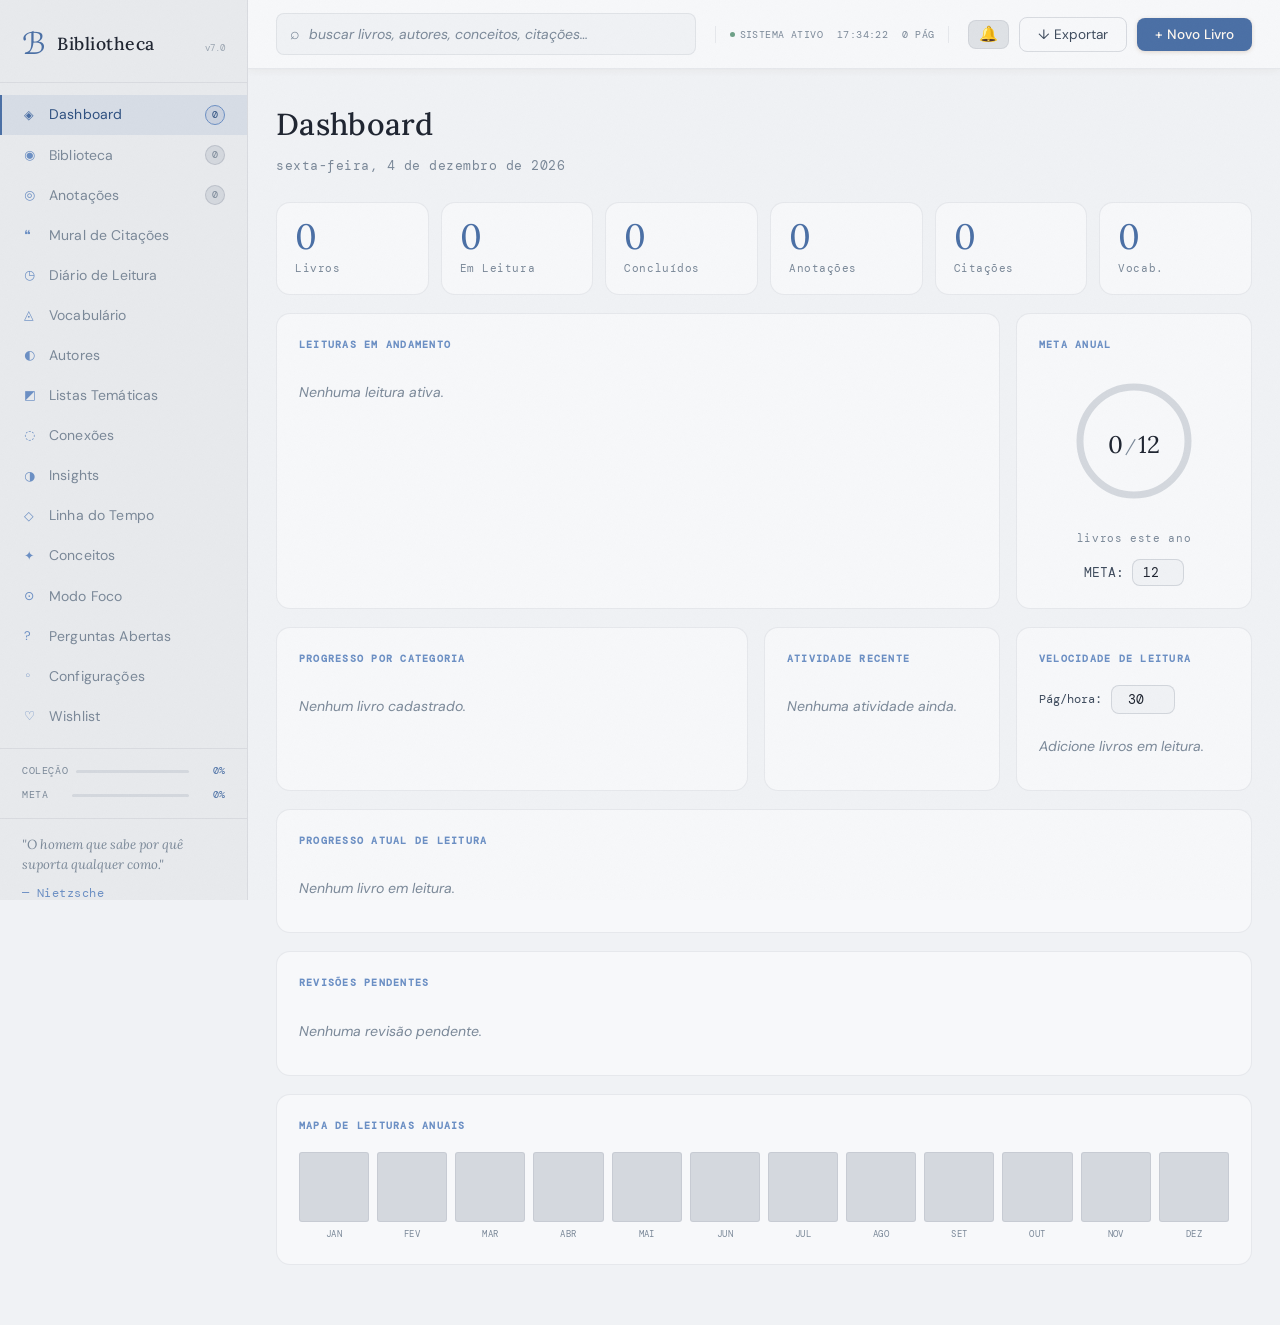
<file: frontend/index.html>
<!DOCTYPE html>
<html lang="pt-BR">
<head>
  <meta charset="UTF-8" />
  <meta name="viewport" content="width=device-width, initial-scale=1.0" />
  <title>Bibliotheca — Sistema de Leitura Filosófica</title>
  <link rel="preconnect" href="https://fonts.googleapis.com" />
  <link rel="preconnect" href="https://fonts.gstatic.com" crossorigin />
  <link href="https://fonts.googleapis.com/css2?family=Lora:ital,wght@0,400;0,500;0,600;1,400;1,500&family=DM+Sans:ital,wght@0,300;0,400;0,500;1,300;1,400&family=DM+Mono:wght@300;400;500&display=swap" rel="stylesheet" />
  <link rel="stylesheet" href="style.css" />
</head>
<body>

  <div class="sidebar" id="sidebar">
    <div class="sidebar-logo">
      <span class="logo-glyph">ℬ</span>
      <span class="logo-text">Bibliotheca</span>
      <span class="logo-version">v7.0</span>
    </div>
    <nav class="sidebar-nav">
      <a href="#" class="nav-item active" data-section="dashboard"><span class="nav-icon">◈</span><span>Dashboard</span><span class="nav-badge" id="badge-reading">0</span></a>
      <a href="#" class="nav-item" data-section="books"><span class="nav-icon">◉</span><span>Biblioteca</span><span class="nav-badge" id="badge-total">0</span></a>
      <a href="#" class="nav-item" data-section="notes"><span class="nav-icon">◎</span><span>Anotações</span><span class="nav-badge" id="badge-notes">0</span></a>
      <a href="#" class="nav-item" data-section="quotes"><span class="nav-icon">❝</span><span>Mural de Citações</span></a>
      <a href="#" class="nav-item" data-section="diary"><span class="nav-icon">◷</span><span>Diário de Leitura</span></a>
      <a href="#" class="nav-item" data-section="vocabulary"><span class="nav-icon">◬</span><span>Vocabulário</span></a>
      <a href="#" class="nav-item" data-section="authors"><span class="nav-icon">◐</span><span>Autores</span></a>
      <a href="#" class="nav-item" data-section="lists"><span class="nav-icon">◩</span><span>Listas Temáticas</span></a>
      <a href="#" class="nav-item" data-section="connections"><span class="nav-icon">◌</span><span>Conexões</span></a>
      <a href="#" class="nav-item" data-section="insights"><span class="nav-icon">◑</span><span>Insights</span></a>
      <a href="#" class="nav-item" data-section="timeline"><span class="nav-icon">◇</span><span>Linha do Tempo</span></a>
      <a href="#" class="nav-item" data-section="tags"><span class="nav-icon">✦</span><span>Conceitos</span></a>
      <a href="#" class="nav-item" data-section="focus"><span class="nav-icon">⊙</span><span>Modo Foco</span></a>
      <a href="#" class="nav-item" data-section="questions"><span class="nav-icon">?</span><span>Perguntas Abertas</span></a>
      <a href="#" class="nav-item" data-section="settings"><span class="nav-icon">◦</span><span>Configurações</span></a>
      <a href="../wishlist/index.html" class="nav-item" data-section="wishlist"><span class="nav-icon">♡</span><span>Wishlist</span></a>
    </nav>
    <div class="sidebar-status">
      <div class="status-row"><span class="status-label">Coleção</span><div class="status-bar-track"><div class="status-bar-fill" id="sidebar-col-bar" style="width:0%"></div></div><span class="status-val" id="sidebar-col-pct">0%</span></div>
      <div class="status-row"><span class="status-label">Meta</span><div class="status-bar-track"><div class="status-bar-fill" id="sidebar-goal-bar" style="width:0%"></div></div><span class="status-val" id="sidebar-goal-pct">0%</span></div>
    </div>
    <div class="sidebar-quote"><p id="daily-quote">"Conhece-te a ti mesmo."</p><span id="quote-author">— Sócrates</span></div>
  </div>

  <header class="mobile-header">
    <button class="burger" id="burger-btn"><span></span><span></span><span></span></button>
    <span class="mobile-logo">ℬ Bibliotheca</span>
    <button class="btn-primary btn-sm" id="add-book-btn-mobile">+ Livro</button>
  </header>

  <main class="main-content">
    <div class="topbar">
      <div class="topbar-search"><span class="search-icon">⌕</span><input type="text" id="global-search" placeholder="buscar livros, autores, conceitos, citações…" /></div>
      <div class="topbar-sysinfo">
        <div class="sysinfo-item"><span class="sysinfo-dot"></span><span id="sysinfo-status">SISTEMA ATIVO</span></div>
        <div class="sysinfo-item"><span id="sysinfo-time">--:--:--</span></div>
        <div class="sysinfo-item"><span id="sysinfo-pages">0 PÁG</span></div>
      </div>
      <div class="topbar-actions desktop-only">
        <div class="notif-wrapper" id="notif-wrapper">
          <button class="notif-bell" id="notif-bell" onclick="toggleNotifPanel()" title="Notificações">
            <span class="notif-bell-icon">🔔</span>
            <span class="notif-badge hidden" id="notif-badge">0</span>
          </button>
          <div class="notif-panel hidden" id="notif-panel">
            <div class="notif-panel-header">
              <span>Notificações</span>
              <button class="notif-clear" onclick="clearNotifications()">Limpar tudo</button>
            </div>
            <div id="notif-list" class="notif-list"></div>
          </div>
        </div>
        <button class="btn-ghost btn-sm" onclick="openExportModal()">↓ Exportar</button>
        <button class="btn-primary" id="add-book-btn">+ Novo Livro</button>
      </div>
    </div>

    <!-- DASHBOARD -->
    <section class="section" id="section-dashboard">
      <div class="section-header"><h1>Dashboard</h1><p class="section-subtitle" id="dashboard-date"></p></div>
      <div class="stats-row">
        <div class="stat-card"><span class="stat-value" id="stat-total">0</span><span class="stat-label">Livros</span></div>
        <div class="stat-card"><span class="stat-value" id="stat-reading">0</span><span class="stat-label">Em Leitura</span></div>
        <div class="stat-card"><span class="stat-value" id="stat-done">0</span><span class="stat-label">Concluídos</span></div>
        <div class="stat-card"><span class="stat-value" id="stat-notes">0</span><span class="stat-label">Anotações</span></div>
        <div class="stat-card"><span class="stat-value" id="stat-quotes-count">0</span><span class="stat-label">Citações</span></div>
        <div class="stat-card"><span class="stat-value" id="stat-vocab">0</span><span class="stat-label">Vocab.</span></div>
      </div>
      <div class="dashboard-grid">
        <div class="card col-2"><h3 class="card-title">Leituras em Andamento</h3><div id="current-reads-list" class="current-reads-list"><p class="empty-state">Nenhuma leitura ativa.</p></div></div>
        <div class="card"><h3 class="card-title">Meta Anual</h3>
          <div class="goal-container">
            <div class="goal-circle"><canvas id="goal-canvas" width="140" height="140"></canvas><div class="goal-center"><span id="goal-books-done">0</span><span class="goal-separator">/</span><span id="goal-target">12</span></div></div>
            <p class="goal-label">livros este ano</p>
            <div class="goal-edit"><label>META:</label><input type="number" id="goal-input" min="1" max="100" value="12" /></div>
          </div>
        </div>
      </div>
      <div class="dashboard-grid mt-md">
        <div class="card"><h3 class="card-title">Progresso por Categoria</h3><div id="category-chart" class="category-chart"></div></div>
        <div class="card"><h3 class="card-title">Atividade Recente</h3><div id="activity-feed" class="activity-feed"><p class="empty-state">Nenhuma atividade ainda.</p></div></div>
        <div class="card"><h3 class="card-title">Velocidade de Leitura</h3>
          <div class="speed-widget">
            <div class="speed-input-row"><label>Pág/hora:</label><input type="number" id="speed-input" min="1" max="500" value="30" /></div>
            <div class="speed-results" id="speed-results"><p class="empty-state">Adicione livros em leitura.</p></div>
          </div>
        </div>
      </div>
      <div class="card mt-md"><h3 class="card-title">Progresso Atual de Leitura</h3><div id="progress-bars" class="progress-bars-container"><p class="empty-state">Nenhum livro em leitura.</p></div></div>
      <div class="card mt-md"><h3 class="card-title">Revisões Pendentes</h3><div id="pending-reviews" class="pending-reviews"><p class="empty-state">Nenhuma revisão pendente. Configure intervalos nos livros.</p></div></div>
      <div class="card mt-md"><h3 class="card-title">Mapa de Leituras Anuais</h3><div class="heatmap-wrapper"><div id="heatmap-grid" class="heatmap-grid"></div></div></div>
    </section>

    <!-- BOOKS -->
    <section class="section hidden" id="section-books">
      <div class="section-header"><h1>Biblioteca</h1><p class="section-subtitle">Sua coleção filosófica e histórica</p></div>
      <div class="filters-bar">
        <button class="filter-btn active" data-filter="all">Todos</button>
        <button class="filter-btn" data-filter="lendo">Lendo</button>
        <button class="filter-btn" data-filter="concluido">Concluídos</button>
        <button class="filter-btn" data-filter="futuro">Lista de Espera</button>
        <div class="filter-sep"></div>
        <select id="category-filter" class="filter-select"><option value="all">Todas Categorias</option></select>
        <div class="filter-sep"></div>
        <select id="sort-filter" class="filter-select"><option value="recent">Mais Recentes</option><option value="title">Por Título</option><option value="author">Por Autor</option><option value="progress">Por Progresso</option></select>
      </div>
      <div id="books-grid" class="books-grid"><div class="empty-library"><span class="empty-icon">📚</span><p>Sua biblioteca está vazia.</p><button class="btn-primary" id="add-book-empty">Adicionar Primeiro Livro</button></div></div>
    </section>

    <!-- NOTES -->
    <section class="section hidden" id="section-notes">
      <div class="section-header"><h1>Anotações</h1><p class="section-subtitle">Sínteses, citações e reflexões por livro</p></div>
      <div class="filters-bar"><select id="notes-book-filter" class="filter-select wide"><option value="all">Todos os livros</option></select></div>
      <div id="notes-grid" class="notes-grid"><p class="empty-state">Nenhuma anotação. Clique em "✎ Notas" em um livro para adicionar.</p></div>
    </section>

    <!-- MURAL DE CITAÇÕES -->
    <section class="section hidden" id="section-quotes">
      <div class="section-header"><h1>Mural de Citações</h1><p class="section-subtitle">As frases que moldaram sua visão de mundo</p></div>
      <div class="quotes-toolbar">
        <select id="quotes-book-filter" class="filter-select"><option value="all">Todas as obras</option></select>
        <select id="quotes-tag-filter" class="filter-select"><option value="all">Todos os conceitos</option></select>
        <button class="btn-primary btn-sm" onclick="openQuoteModal()">+ Nova Citação</button>
      </div>
      <div id="quotes-mural" class="quotes-mural"></div>
    </section>

    <!-- DIÁRIO DE LEITURA -->
    <section class="section hidden" id="section-diary">
      <div class="section-header"><h1>Diário de Leitura</h1><p class="section-subtitle">Registro de cada sessão — quando, quanto e como você leu</p></div>
      <div class="diary-top">
        <button class="btn-primary" onclick="openDiaryModal()">+ Registrar Sessão</button>
        <div class="diary-stats" id="diary-stats"></div>
      </div>
      <div id="diary-entries" class="diary-entries"><p class="empty-state">Nenhuma sessão registrada ainda.</p></div>
    </section>

    <!-- VOCABULÁRIO -->
    <section class="section hidden" id="section-vocabulary">
      <div class="section-header"><h1>Vocabulário Filosófico</h1><p class="section-subtitle">Conceitos definidos com suas próprias palavras</p></div>
      <div class="vocab-toolbar">
        <input type="text" id="vocab-search" class="vocab-search-input" placeholder="buscar conceito…" oninput="renderVocabulary()" />
        <button class="btn-primary" onclick="openVocabModal()">+ Novo Conceito</button>
      </div>
      <div id="vocab-grid" class="vocab-grid"><p class="empty-state">Nenhum conceito definido ainda.</p></div>
    </section>

    <!-- AUTORES -->
    <section class="section hidden" id="section-authors">
      <div class="section-header"><h1>Autores</h1><p class="section-subtitle">Fichas dos pensadores da sua biblioteca</p></div>
      <div class="authors-toolbar"><button class="btn-primary" onclick="openAuthorModal()">+ Novo Autor</button></div>
      <div id="authors-grid" class="authors-grid"><p class="empty-state">Nenhum autor cadastrado.</p></div>
    </section>

    <!-- LISTAS TEMÁTICAS -->
    <section class="section hidden" id="section-lists">
      <div class="section-header"><h1>Listas Temáticas</h1><p class="section-subtitle">Trilhas de leitura curadas por você</p></div>
      <div class="lists-toolbar"><button class="btn-primary" onclick="openListModal()">+ Nova Lista</button></div>
      <div id="lists-container" class="lists-container"><p class="empty-state">Nenhuma lista criada ainda.</p></div>
    </section>

    <!-- CONEXÕES -->
    <section class="section hidden" id="section-connections">
      <div class="section-header"><h1>Conexões</h1><p class="section-subtitle">Mapa de relações entre livros, autores e conceitos</p></div>
      <div class="connections-toolbar">
        <button class="filter-btn active" data-conn="concepts" onclick="switchConnView('concepts',this)">Por Conceito</button>
        <button class="filter-btn" data-conn="authors" onclick="switchConnView('authors',this)">Por Autor</button>
        <button class="filter-btn" data-conn="era" onclick="switchConnView('era',this)">Por Época</button>
      </div>
      <div id="connections-view" class="connections-view"></div>
    </section>

    <!-- INSIGHTS -->
    <section class="section hidden" id="section-insights">
      <div class="section-header"><h1>Insights</h1><p class="section-subtitle">Análises e métricas da sua jornada intelectual</p></div>
      <div class="insight-grid">
        <div class="insight-card"><div class="insight-icon">📖</div><div class="insight-value" id="ins-avg-pages">—</div><div class="insight-label">Média de Páginas</div></div>

        <div class="insight-card"><div class="insight-icon">🏆</div><div class="insight-value" id="ins-best-cat">—</div><div class="insight-label">Categoria Favorita</div></div>

        <div class="insight-card"><div class="insight-icon">📅</div><div class="insight-value" id="ins-streak">—</div><div class="insight-label">Sessões Registradas</div></div>
        <div class="insight-card"><div class="insight-icon">⏱</div><div class="insight-value" id="ins-total-hours">—</div><div class="insight-label">Horas de Leitura</div></div>
      </div>
      <div class="dashboard-grid mt-md">
        <div class="card col-2"><h3 class="card-title">Top Livros Avaliados</h3><div id="top-books-list"></div></div>
        <div class="card"><h3 class="card-title">Lista de Espera</h3><div id="queue-list"></div></div>
      </div>
      <div class="card mt-md"><h3 class="card-title">Distribuição por Categoria</h3><div id="ins-cat-breakdown"></div></div>
    </section>

    <!-- TIMELINE -->
    <section class="section hidden" id="section-timeline">
      <div class="section-header"><h1>Linha do Tempo</h1><p class="section-subtitle">Sua evolução como leitor</p></div>
      <div id="timeline-container" class="timeline-container"></div>
    </section>

    <!-- TAGS / CONCEITOS -->
    <section class="section hidden" id="section-tags">
      <div class="section-header"><h1>Conceitos &amp; Temas</h1><p class="section-subtitle">O universo de ideias que atravessa suas leituras</p></div>
      <div class="tags-immersive-header">
        <div class="tags-search-wrap"><span class="search-icon">⌕</span><input type="text" id="tags-search" placeholder="filtrar conceitos…" oninput="renderTagsCloud()" /></div>
        <div class="tags-view-toggle">
          <button class="filter-btn active" id="tags-view-cloud" onclick="setTagsView('cloud',this)">Nuvem</button>
          <button class="filter-btn" id="tags-view-list" onclick="setTagsView('list',this)">Lista</button>
        </div>
      </div>
      <div class="tags-cloud-wrapper"><div id="tags-cloud" class="tags-cloud"></div></div>
      <div id="tag-books-result" class="tag-books-result mt-md"></div>
    </section>

    <!-- MODO FOCO -->
    <section class="section hidden" id="section-focus">
      <div class="focus-mode-wrapper" id="focus-mode-wrapper">
        <div class="focus-intro" id="focus-intro">
          <div class="focus-header-text"><span class="focus-glyph">◉</span><h2>Modo Foco</h2><p>Escolha uma obra para contemplar em silêncio</p></div>
          <div id="focus-book-picker" class="focus-book-picker"></div>
        </div>
        <div class="focus-content hidden" id="focus-content"></div>
      </div>
    </section>

    <!-- PERGUNTAS ABERTAS -->
    <section class="section hidden" id="section-questions">
      <div class="section-header"><h1>Perguntas Abertas</h1><p class="section-subtitle">Dúvidas que os livros levantaram — e onde você encontrou respostas</p></div>
      <div class="questions-toolbar">
        <button class="btn-primary" onclick="openQuestionModal()">+ Nova Pergunta</button>
      </div>
      <div id="questions-list" class="questions-list"><p class="empty-state">Nenhuma pergunta registrada ainda.</p></div>
    </section>

    <!-- CONFIGURAÇÕES -->
    <section class="section hidden" id="section-settings">
      <div class="section-header"><h1>Configurações</h1><p class="section-subtitle">Personalize categorias e conceitos da sua biblioteca</p></div>
      <div class="settings-grid">

        <div class="settings-card">
          <h3 class="card-title">Categorias</h3>
          <p class="settings-desc">Crie categorias personalizadas para organizar sua biblioteca.</p>
          <div class="settings-add-row">
            <input type="text" id="new-category-input" placeholder="Nova categoria…" class="settings-input" />
            <input type="color" id="new-category-color" value="#5a7ab8" title="Cor da categoria" class="settings-color-picker" />
            <button class="btn-primary btn-sm" onclick="addCategory()">Adicionar</button>
          </div>
          <div id="categories-list" class="settings-list"></div>
        </div>

        <div class="settings-card">
          <h3 class="card-title">Tags / Conceitos</h3>
          <p class="settings-desc">Gerencie seu vocabulário de conceitos. Tags usadas em livros não podem ser excluídas enquanto estiverem em uso.</p>
          <div class="settings-add-row">
            <input type="text" id="new-tag-input" placeholder="Novo conceito…" class="settings-input" />
            <input type="color" id="new-tag-color" value="#7a8090" title="Cor do conceito" class="settings-color-picker" />
            <button class="btn-primary btn-sm" onclick="addTag()">Adicionar</button>
          </div>
          <div id="tags-list" class="settings-list"></div>
        </div>

      </div>
    </section>

  </main>

  <!-- MODAL: VISUALIZAR LIVRO -->
  <div class="modal-overlay" id="book-view-overlay" onclick="if(event.target===this)closeBookView()"></div>

  <!-- MODAL: ADD/EDIT BOOK -->
  <div class="modal-overlay" id="book-modal-overlay">
    <div class="modal modal-wide" id="book-modal">
      <div class="modal-header"><h2 id="modal-title">Novo Livro</h2><button class="modal-close" id="modal-close">✕</button></div>
      <form id="book-form" class="modal-form">
        <input type="hidden" id="book-id" />
        <div class="form-row">
          <div class="form-group"><label>Título *</label><input type="text" id="book-title" placeholder="Ex: Meditações" required /></div>
          <div class="form-group"><label>Autor *</label><input type="text" id="book-author" placeholder="Ex: Marco Aurélio" required /></div>
        </div>
        <div class="form-row">
          <div class="form-group"><label>Categoria</label><select id="book-category"></select></div>
          <div class="form-group"><label>Status</label><select id="book-status"><option value="lendo">Lendo</option><option value="concluido">Concluído</option><option value="futuro">Lista de Espera</option></select></div>
        </div>
        <div class="form-row">
          <div class="form-group"><label>Total de Páginas</label><input type="number" id="book-total-pages" placeholder="300" min="1" /></div>
          <div class="form-group"><label>Páginas Lidas</label><input type="number" id="book-pages-read" placeholder="0" min="0" /></div>
        </div>
        <div class="form-row">
          <div class="form-group"><label>Ano de Leitura</label><input type="number" id="book-year" placeholder="2024" min="1900" max="2100" /></div>
        </div>
        <div class="form-group"><label>Tags / Conceitos (separados por vírgula)</label><input type="text" id="book-tags" placeholder="virtude, poder, tempo, ética…" autocomplete="off" /><div class="tags-suggestion-row" id="tags-suggestion-row"></div></div>
        <div class="form-row">
          <div class="form-group"><label>Época / Período Histórico</label><input type="text" id="book-era" placeholder="Ex: Séc. II d.C., Antiguidade…" /></div>
          <div class="form-group"><label>Revisão em (dias) <span class="label-optional">opcional</span></label><input type="number" id="book-review-days" placeholder="ex: 90 dias" min="1" /></div>
        </div>
        <div class="form-group"><label>Notas Rápidas</label><textarea id="book-quick-notes" rows="2" placeholder="Impressões iniciais…"></textarea></div>
        <div class="form-group"><label>Antes de ler — o que pensava sobre o tema?</label><textarea id="book-before" rows="2" placeholder="Minha visão prévia sobre este assunto era…"></textarea></div>
        <div class="modal-actions">
          <button type="button" class="btn-ghost" id="modal-cancel">Cancelar</button>
          <button type="submit" class="btn-primary">Salvar Livro</button>
        </div>
      </form>
    </div>
  </div>

  <!-- MODAL: NOTES -->
  <div class="modal-overlay" id="notes-modal-overlay">
    <div class="modal modal-wide" id="notes-modal">
      <div class="modal-header"><h2 id="notes-modal-title">Anotações</h2><button class="modal-close" id="notes-modal-close">✕</button></div>
      <form id="notes-form" class="modal-form">
        <input type="hidden" id="note-book-id" /><input type="hidden" id="note-id" />
        <div class="form-group"><label>Citação Marcante</label><textarea id="note-quote" rows="3" placeholder='"A felicidade é a recompensa de uma vida virtuosa."'></textarea></div>
        <div class="form-group"><label>Síntese em Um Parágrafo</label><textarea id="note-synthesis" rows="4" placeholder="O principal argumento do autor é…"></textarea></div>
        <div class="form-group"><label>Impacto Pessoal</label><textarea id="note-impact" rows="3" placeholder="Esta leitura me fez perceber que…"></textarea></div>
        <div class="form-group"><label>Perguntas Existenciais Geradas</label><textarea id="note-questions" rows="3" placeholder="O que é realmente a liberdade? Por que…"></textarea></div>
        <div class="form-group"><label>Aplicação Prática</label><textarea id="note-practice" rows="3" placeholder="Vou aplicar isso ao…"></textarea></div>
        <div class="form-group"><label>Depois de ler — como meu pensamento mudou?</label><textarea id="note-after" rows="3" placeholder="Antes eu pensava… agora percebo que…"></textarea></div>
        <div class="modal-actions">
          <button type="button" class="btn-ghost" id="notes-modal-cancel">Cancelar</button>
          <button type="submit" class="btn-primary">Salvar Anotação</button>
        </div>
      </form>
    </div>
  </div>

  <!-- MODAL: CITAÇÃO -->
  <div class="modal-overlay" id="quote-modal-overlay">
    <div class="modal" id="quote-modal">
      <div class="modal-header"><h2 id="quote-modal-title">Nova Citação</h2><button class="modal-close" onclick="closeQuoteModal()">✕</button></div>
      <form id="quote-form" class="modal-form">
        <input type="hidden" id="quote-id" />
        <div class="form-group"><label>Citação *</label><textarea id="q-text" rows="4" placeholder="Texto da citação…" required></textarea></div>
        <div class="form-row">
          <div class="form-group"><label>Livro</label><select id="q-book"><option value="">— avulsa —</option></select></div>
          <div class="form-group"><label>Conceitos (vírgula)</label><input type="text" id="q-tags" placeholder="virtude, tempo…" /></div>
        </div>
        <div class="form-group"><label>Reflexão pessoal</label><textarea id="q-reflection" rows="2" placeholder="Esta citação me lembra que…"></textarea></div>
        <div class="modal-actions">
          <button type="button" class="btn-ghost" onclick="closeQuoteModal()">Cancelar</button>
          <button type="submit" class="btn-primary">Salvar</button>
        </div>
      </form>
    </div>
  </div>

  <!-- MODAL: DIÁRIO -->
  <div class="modal-overlay" id="diary-modal-overlay">
    <div class="modal" id="diary-modal">
      <div class="modal-header"><h2>Registrar Sessão de Leitura</h2><button class="modal-close" onclick="closeDiaryModal()">✕</button></div>
      <form id="diary-form" class="modal-form">
        <input type="hidden" id="diary-id" />
        <div class="form-row">
          <div class="form-group"><label>Livro *</label><select id="diary-book" required><option value="">Selecionar…</option></select></div>
          <div class="form-group"><label>Data</label><input type="date" id="diary-date" /></div>
        </div>
        <div class="form-row">
          <div class="form-group"><label>Páginas nessa sessão</label><input type="number" id="diary-pages" min="1" placeholder="30" /></div>
          <div class="form-group"><label>Duração (minutos)</label><input type="number" id="diary-duration" min="1" placeholder="60" /></div>
        </div>
        <div class="form-group"><label>Humor / Estado Mental</label>
          <select id="diary-mood"><option value="focado">🧠 Focado</option><option value="contemplativo">🌙 Contemplativo</option><option value="inquieto">⚡ Inquieto</option><option value="cansado">😴 Cansado</option><option value="inspirado">✨ Inspirado</option><option value="confuso">🌀 Confuso</option></select>
        </div>
        <div class="form-group"><label>Observação da Sessão</label><textarea id="diary-note" rows="3" placeholder="O que você percebeu, sentiu ou questionou nessa sessão?"></textarea></div>
        <div class="modal-actions">
          <button type="button" class="btn-ghost" onclick="closeDiaryModal()">Cancelar</button>
          <button type="submit" class="btn-primary">Registrar</button>
        </div>
      </form>
    </div>
  </div>

  <!-- MODAL: VOCABULÁRIO -->
  <div class="modal-overlay" id="vocab-modal-overlay">
    <div class="modal" id="vocab-modal">
      <div class="modal-header"><h2 id="vocab-modal-title">Novo Conceito</h2><button class="modal-close" onclick="closeVocabModal()">✕</button></div>
      <form id="vocab-form" class="modal-form">
        <input type="hidden" id="vocab-id" />
        <div class="form-row">
          <div class="form-group"><label>Termo *</label><input type="text" id="vocab-term" placeholder="Ex: Eudaimonia" required /></div>
          <div class="form-group"><label>Origem</label><input type="text" id="vocab-origin" placeholder="Ex: grego εὐδαιμονία" /></div>
        </div>
        <div class="form-group"><label>Definição com suas palavras *</label><textarea id="vocab-def" rows="4" placeholder="Para mim, eudaimonia significa…" required></textarea></div>
        <div class="form-group"><label>Encontrado em</label><input type="text" id="vocab-source" placeholder="Ex: Aristóteles, Ética a Nicômaco" /></div>
        <div class="form-group"><label>Termos relacionados (vírgula)</label><input type="text" id="vocab-related" placeholder="felicidade, virtude, florescimento…" /></div>
        <div class="modal-actions">
          <button type="button" class="btn-ghost" onclick="closeVocabModal()">Cancelar</button>
          <button type="submit" class="btn-primary">Salvar</button>
        </div>
      </form>
    </div>
  </div>

  <!-- MODAL: AUTOR -->
  <div class="modal-overlay" id="author-modal-overlay">
    <div class="modal modal-wide" id="author-modal">
      <div class="modal-header"><h2 id="author-modal-title">Novo Autor</h2><button class="modal-close" onclick="closeAuthorModal()">✕</button></div>
      <form id="author-form" class="modal-form">
        <input type="hidden" id="author-id" />
        <div class="form-row">
          <div class="form-group"><label>Nome *</label><input type="text" id="author-name" placeholder="Ex: Marco Aurélio" required /></div>
          <div class="form-group"><label>Período de Vida</label><input type="text" id="author-life" placeholder="Ex: 121–180 d.C." /></div>
        </div>
        <div class="form-row">
          <div class="form-group"><label>Corrente / Escola</label><input type="text" id="author-school" placeholder="Ex: Estoicismo" /></div>
          <div class="form-group"><label>Origem</label><input type="text" id="author-origin" placeholder="Ex: Romano, Ateniense…" /></div>
        </div>
        <div class="form-group"><label>Mini-biografia</label><textarea id="author-bio" rows="4" placeholder="O que você sabe sobre este pensador…"></textarea></div>
        <div class="form-row">
          <div class="form-group"><label>Influenciado por (vírgula)</label><input type="text" id="author-influenced-by" placeholder="Ex: Epicteto, Platão…" /></div>
          <div class="form-group"><label>Influenciou (vírgula)</label><input type="text" id="author-influenced" placeholder="Ex: Nietzsche, Kant…" /></div>
        </div>
        <div class="form-group"><label>Conceitos-chave (vírgula)</label><input type="text" id="author-concepts" placeholder="Ex: virtude, logos, hegemonikon…" /></div>
        <div class="modal-actions">
          <button type="button" class="btn-ghost" onclick="closeAuthorModal()">Cancelar</button>
          <button type="submit" class="btn-primary">Salvar</button>
        </div>
      </form>
    </div>
  </div>

  <!-- MODAL: LISTA TEMÁTICA -->
  <div class="modal-overlay" id="list-modal-overlay">
    <div class="modal" id="list-modal">
      <div class="modal-header"><h2 id="list-modal-title">Nova Lista</h2><button class="modal-close" onclick="closeListModal()">✕</button></div>
      <form id="list-form" class="modal-form">
        <input type="hidden" id="list-id" />
        <div class="form-group"><label>Nome da Lista *</label><input type="text" id="list-name" placeholder="Ex: Para entender o Estoicismo" required /></div>
        <div class="form-group"><label>Descrição</label><textarea id="list-desc" rows="2" placeholder="O objetivo desta trilha é…"></textarea></div>
        <div class="form-group"><label>Livros da lista</label><div id="list-books-picker" class="list-books-picker"></div></div>
        <div class="modal-actions">
          <button type="button" class="btn-ghost" onclick="closeListModal()">Cancelar</button>
          <button type="submit" class="btn-primary">Salvar</button>
        </div>
      </form>
    </div>
  </div>

  <!-- MODAL: EXPORTAR -->
  <div class="modal-overlay" id="export-modal-overlay">
    <div class="modal" id="export-modal">
      <div class="modal-header"><h2>Exportar Anotações</h2><button class="modal-close" onclick="closeExportModal()">✕</button></div>
      <div class="modal-form">
        <div class="form-group"><label>Selecionar Livro</label><select id="export-book-select"><option value="all">Todos os livros</option></select></div>
        <div class="form-group"><label>Formato</label><select id="export-format"><option value="txt">Texto (.txt)</option><option value="md">Markdown (.md)</option></select></div>
        <div class="modal-actions">
          <button type="button" class="btn-ghost" onclick="closeExportModal()">Cancelar</button>
          <button class="btn-primary" onclick="doExport()">Exportar</button>
        </div>
      </div>
    </div>
  </div>


  <!-- MODAL: PERGUNTA ABERTA -->
  <div class="modal-overlay" id="question-modal-overlay">
    <div class="modal" id="question-modal">
      <div class="modal-header"><h2>Nova Pergunta</h2><button class="modal-close" onclick="closeQuestionModal()">✕</button></div>
      <form id="question-form" class="modal-form">
        <input type="hidden" id="question-id" />
        <div class="form-group"><label>Pergunta *</label><textarea id="question-text" rows="4" placeholder="O que é a liberdade para os estoicos? Como distinguir destino de fatalismo?" required></textarea></div>
        <div class="form-group"><label>Surgiu ao ler</label><select id="question-book"><option value="">— sem livro específico —</option></select></div>
        <div class="modal-actions">
          <button type="button" class="btn-ghost" onclick="closeQuestionModal()">Cancelar</button>
          <button type="submit" class="btn-primary">Registrar</button>
        </div>
      </form>
    </div>
  </div>

  <!-- MODAL: CONFIRM -->
  <div class="modal-overlay" id="confirm-modal-overlay">
    <div class="modal confirm-modal" id="confirm-modal">
      <div class="confirm-icon" id="confirm-icon">⚠</div>
      <h3 class="confirm-title" id="confirm-title">Confirmar</h3>
      <p class="confirm-message" id="confirm-message"></p>
      <div class="confirm-actions">
        <button class="btn-ghost" id="confirm-cancel-btn">Cancelar</button>
        <button class="btn-danger" id="confirm-ok-btn">Excluir</button>
      </div>
    </div>
  </div>

  <!-- MODAL: NOVO CONCEITO (tag desconhecida) -->
  <div class="modal-overlay" id="new-tag-dialog-overlay">
    <div class="modal confirm-modal" id="new-tag-dialog">
      <div class="confirm-icon">🏷️</div>
      <h3 class="confirm-title">Conceito não encontrado</h3>
      <p class="confirm-message">O conceito <strong id="new-tag-dialog-name"></strong> não está cadastrado.<br>Deseja adicioná-lo à biblioteca?</p>
      <div class="confirm-actions">
        <button class="btn-ghost" id="new-tag-dialog-no">Não adicionar</button>
        <button class="btn-primary" id="new-tag-dialog-yes">Adicionar conceito</button>
      </div>
    </div>
  </div>

  <div class="sidebar-overlay" id="sidebar-overlay"></div>
  <script src="app.js"></script>
</body>
</html>
</file>
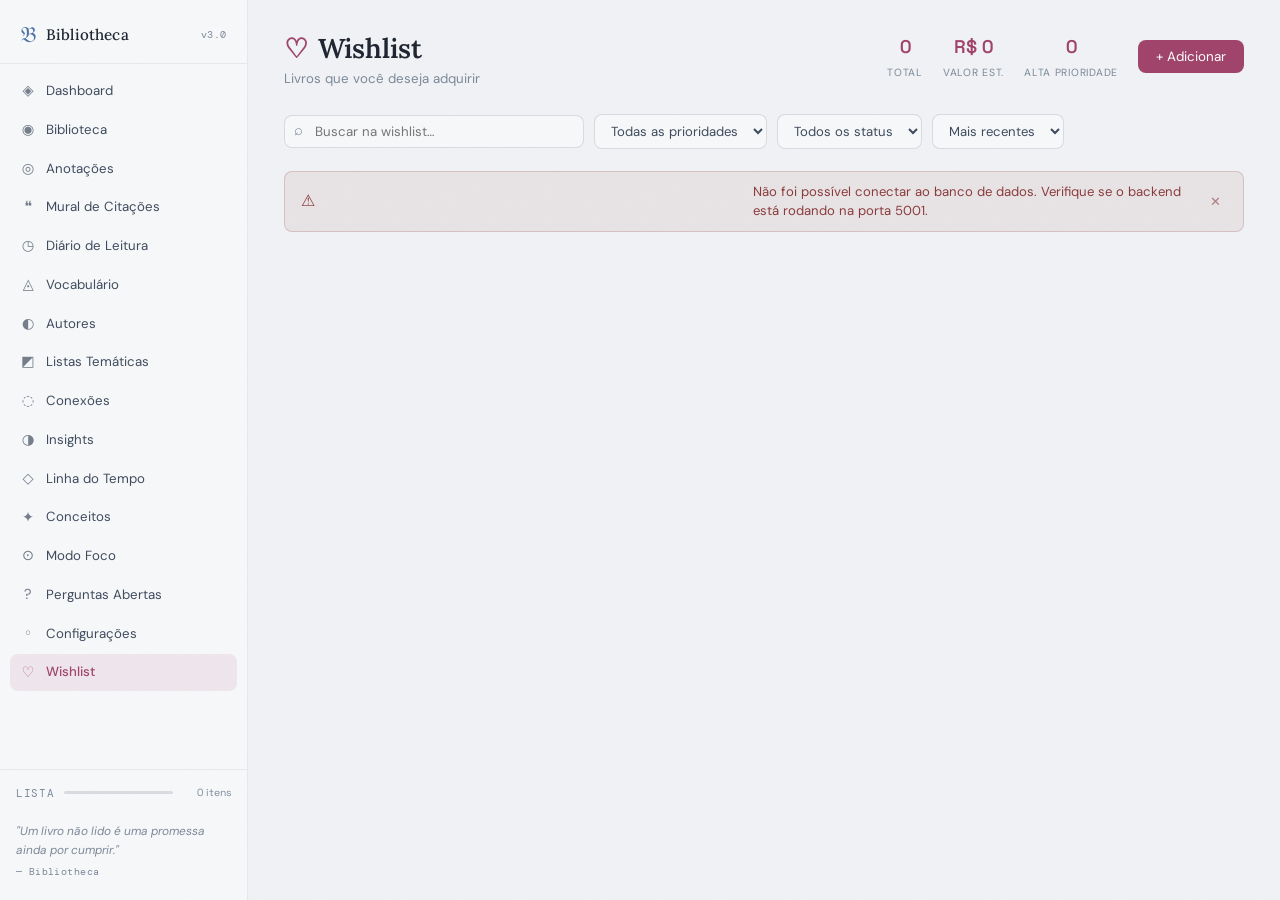
<file: wishlist/index.html>
<!DOCTYPE html>
<html lang="pt-BR">
<head>
  <meta charset="UTF-8" />
  <meta name="viewport" content="width=device-width, initial-scale=1.0" />
  <title>Wishlist — Bibliotheca</title>
  <link rel="stylesheet" href="wishlist.css" />
</head>
<body>

  <aside class="sidebar">
    <div class="sidebar-logo">
      <span class="logo-icon">𝔅</span>
      <span class="logo-text">Bibliotheca</span>
      <span class="logo-version">v3.0</span>
    </div>
    <nav class="sidebar-nav">
      <a href="../frontend/index.html#dashboard" class="nav-item"><span class="nav-icon">◈</span><span>Dashboard</span></a>
      <a href="../frontend/index.html#books" class="nav-item"><span class="nav-icon">◉</span><span>Biblioteca</span></a>
      <a href="../frontend/index.html#notes" class="nav-item"><span class="nav-icon">◎</span><span>Anotações</span></a>
      <a href="../frontend/index.html#quotes" class="nav-item"><span class="nav-icon">❝</span><span>Mural de Citações</span></a>
      <a href="../frontend/index.html#diary" class="nav-item"><span class="nav-icon">◷</span><span>Diário de Leitura</span></a>
      <a href="../frontend/index.html#vocabulary" class="nav-item"><span class="nav-icon">◬</span><span>Vocabulário</span></a>
      <a href="../frontend/index.html#authors" class="nav-item"><span class="nav-icon">◐</span><span>Autores</span></a>
      <a href="../frontend/index.html#lists" class="nav-item"><span class="nav-icon">◩</span><span>Listas Temáticas</span></a>
      <a href="../frontend/index.html#connections" class="nav-item"><span class="nav-icon">◌</span><span>Conexões</span></a>
      <a href="../frontend/index.html#insights" class="nav-item"><span class="nav-icon">◑</span><span>Insights</span></a>
      <a href="../frontend/index.html#timeline" class="nav-item"><span class="nav-icon">◇</span><span>Linha do Tempo</span></a>
      <a href="../frontend/index.html#tags" class="nav-item"><span class="nav-icon">✦</span><span>Conceitos</span></a>
      <a href="../frontend/index.html#focus" class="nav-item"><span class="nav-icon">⊙</span><span>Modo Foco</span></a>
      <a href="../frontend/index.html#questions" class="nav-item"><span class="nav-icon">?</span><span>Perguntas Abertas</span></a>
      <a href="../frontend/index.html#settings" class="nav-item"><span class="nav-icon">◦</span><span>Configurações</span></a>
      <a href="index.html" class="nav-item active"><span class="nav-icon">♡</span><span>Wishlist</span></a>
    </nav>
    <div class="sidebar-status">
      <div class="status-row">
        <span class="status-label">Lista</span>
        <div class="status-bar-track"><div class="status-bar-fill" id="sb-fill" style="width:0%"></div></div>
        <span class="status-val" id="sb-count">0 itens</span>
      </div>
    </div>
    <div class="sidebar-quote">
      <p>"Um livro não lido é uma promessa ainda por cumprir."</p>
      <span>— Bibliotheca</span>
    </div>
  </aside>

  <main class="main">
    <div class="page-header">
      <div class="page-header-left">
        
        <div>
          <h1 class="page-title"><span class="title-icon">♡</span> Wishlist</h1>
          <p class="page-subtitle">Livros que você deseja adquirir</p>
        </div>
      </div>
      <div class="page-header-right">
        <div class="header-stats">
          <div class="hstat"><span class="hstat-val" id="stat-total">0</span><span class="hstat-label">Total</span></div>
          <div class="hstat"><span class="hstat-val" id="stat-price">R$ 0</span><span class="hstat-label">Valor est.</span></div>
          <div class="hstat"><span class="hstat-val" id="stat-priority">0</span><span class="hstat-label">Alta prioridade</span></div>
        </div>
        <button class="btn-primary" id="btn-add">+ Adicionar</button>
      </div>
    </div>

    <div class="filters-bar">
      <div class="search-wrap">
        <span class="search-icon">⌕</span>
        <input type="text" id="search-input" class="search-input" placeholder="Buscar na wishlist…" />
      </div>
      <select class="filter-select" id="filter-priority">
        <option value="">Todas as prioridades</option>
        <option value="alta">Alta</option>
        <option value="media">Média</option>
        <option value="baixa">Baixa</option>
      </select>
      <select class="filter-select" id="filter-status">
        <option value="">Todos os status</option>
        <option value="desejo">Desejo</option>
        <option value="comprado">Comprado</option>
      </select>
      <select class="filter-select" id="filter-sort">
        <option value="date-desc">Mais recentes</option>
        <option value="date-asc">Mais antigos</option>
        <option value="price-asc">Menor preço</option>
        <option value="price-desc">Maior preço</option>
        <option value="title-asc">Título A–Z</option>
      </select>
    </div>

    <div class="wishlist-grid" id="wishlist-grid"></div>

    <div class="empty-state" id="empty-state" style="display:none">
      <div class="empty-icon">♡</div>
      <p class="empty-title">Sua wishlist está vazia</p>
      <p class="empty-sub">Adicione livros que você deseja comprar ou ler em breve.</p>
      <button class="btn-primary" onclick="document.getElementById('btn-add').click()">+ Adicionar Livro</button>
    </div>
  </main>

  <!-- MODAL ADICIONAR/EDITAR -->
  <div class="modal-overlay" id="modal-overlay">
    <div class="modal">
      <div class="modal-header">
        <h2 class="modal-title" id="modal-title">Adicionar à Wishlist</h2>
        <button class="modal-close" id="modal-close">✕</button>
      </div>
      <div class="modal-body">
        <div class="form-grid">
          <div class="form-group full">
            <label class="form-label">Título do Livro *</label>
            <input type="text" class="form-input" id="f-title" placeholder="Ex: O Banquete" />
          </div>
          <div class="form-group">
            <label class="form-label">Autor</label>
            <input type="text" class="form-input" id="f-author" placeholder="Ex: Platão" />
          </div>
          <div class="form-group">
            <label class="form-label">Categoria</label>
            <input type="text" class="form-input" id="f-category" placeholder="Ex: Filosofia" />
          </div>
          <div class="form-group">
            <label class="form-label">Preço Estimado (R$)</label>
            <input type="number" class="form-input" id="f-price" placeholder="0,00" min="0" step="0.01" />
          </div>
          <div class="form-group">
            <label class="form-label">Loja / Fonte</label>
            <input type="text" class="form-input" id="f-store" placeholder="Ex: Amazon, Estante Virtual…" />
          </div>
          <div class="form-group">
            <label class="form-label">Prioridade</label>
            <select class="form-input" id="f-priority">
              <option value="alta">🔴 Alta</option>
              <option value="media" selected>🟡 Média</option>
              <option value="baixa">🟢 Baixa</option>
            </select>
          </div>
          <div class="form-group">
            <label class="form-label">Status</label>
            <select class="form-input" id="f-status">
              <option value="desejo" selected>♡ Desejo</option>
              <option value="comprado">✓ Comprado</option>
            </select>
          </div>
          <div class="form-group full">
            <label class="form-label">Link de Compra</label>
            <input type="url" class="form-input" id="f-link" placeholder="https://…" />
          </div>
          <div class="form-group full">
            <label class="form-label">Notas / Motivo para querer</label>
            <textarea class="form-input form-textarea" id="f-notes" placeholder="Por que você quer este livro?"></textarea>
          </div>
        </div>
      </div>
      <div class="modal-footer">
        <button class="btn-ghost" id="btn-cancel">Cancelar</button>
        <button class="btn-primary" id="btn-save">Salvar</button>
      </div>
    </div>
  </div>

  <!-- MODAL CONFIRMAR EXCLUSÃO -->
  <div class="modal-overlay" id="confirm-overlay">
    <div class="modal confirm-modal">
      <div class="modal-header">
        <h2 class="modal-title">Remover da Wishlist</h2>
        <button class="modal-close" id="confirm-close">✕</button>
      </div>
      <div class="modal-body">
        <p class="confirm-text">Tem certeza que deseja remover <strong id="confirm-name"></strong> da sua wishlist?</p>
      </div>
      <div class="modal-footer">
        <button class="btn-ghost" id="confirm-cancel">Cancelar</button>
        <button class="btn-danger" id="confirm-delete">Remover</button>
      </div>
    </div>
  </div>

  <script src="wishlist.js"></script>
</body>
</html>
</file>
<file: frontend/style.css>
@import url('https://fonts.googleapis.com/css2?family=Lora:ital,wght@0,400;0,500;0,600;1,400;1,500&family=DM+Sans:ital,wght@0,300;0,400;0,500;1,300;1,400&family=DM+Mono:wght@300;400;500&family=Space+Grotesk:wght@400;500;600&display=swap');

:root {
  --bg:#f0f2f5; --bg-2:#e8eaed; --bg-3:#dfe2e6; --bg-4:#d4d8de;
  --surface:#f7f8fa; --surface-2:#eef0f3;
  --border:rgba(90,100,120,0.11); --border-2:rgba(90,100,120,0.20); --border-3:rgba(90,100,120,0.34);
  --accent:#4a6fa5; --accent-light:#6b8fc4; --accent-dim:rgba(74,111,165,0.10); --accent-deep:#2e5080;
  --sage:#4a8a6a; --slate:#5a7a9a; --violet:#7060a0; --red:#8a3a3a; --amber:#7a6a30;
  --text:#1e2430; --text-2:#3d4a5c; --text-3:#7a8898;
  --radius:8px; --radius-lg:14px; --sidebar-w:248px; --transition:0.2s ease;
  --font-display:'Lora',Georgia,serif; --font-body:'DM Sans',system-ui,sans-serif; --font-mono:'DM Mono',monospace; --font-numbers:'Space Grotesk','DM Mono',monospace;
  --shadow:0 2px 16px rgba(30,50,80,0.10); --shadow-lg:0 6px 36px rgba(30,50,80,0.14);
}

*,*::before,*::after{box-sizing:border-box;margin:0;padding:0}
html{scroll-behavior:smooth}
body{font-family:var(--font-body);background:var(--bg);color:var(--text);display:flex;min-height:100vh;font-size:15px;line-height:1.65}
body::after{content:'';position:fixed;inset:0;pointer-events:none;z-index:9999;opacity:.03;background-image:url("data:image/svg+xml,%3Csvg xmlns='http://www.w3.org/2000/svg' width='300' height='300'%3E%3Cfilter id='g'%3E%3CfeTurbulence type='fractalNoise' baseFrequency='0.82' numOctaves='4' stitchTiles='stitch'/%3E%3CfeColorMatrix type='saturate' values='0'/%3E%3C/filter%3E%3Crect width='300' height='300' filter='url(%23g)'/%3E%3C/svg%3E");background-size:200px}
body::before{content:'';position:fixed;inset:0;background:radial-gradient(ellipse at center,transparent 60%,rgba(30,60,100,.04) 100%);pointer-events:none;z-index:0}
a{color:inherit;text-decoration:none}
button{cursor:pointer;border:none;background:none;font-family:inherit}
input,textarea,select{font-family:var(--font-body);font-size:.95rem}
::selection{background:var(--accent-dim);color:var(--accent-deep)}
::-webkit-scrollbar{width:5px}::-webkit-scrollbar-track{background:var(--bg-2)}::-webkit-scrollbar-thumb{background:var(--border-3);border-radius:3px}::-webkit-scrollbar-thumb:hover{background:var(--accent)}

/* SIDEBAR */
.sidebar{width:var(--sidebar-w);background:var(--bg-2);border-right:1px solid var(--border);display:flex;flex-direction:column;padding:28px 0 24px;position:fixed;top:0;left:0;height:100vh;z-index:200;transition:transform var(--transition);overflow-y:auto}
.sidebar-logo{display:flex;align-items:center;gap:11px;padding:0 22px 24px;border-bottom:1px solid var(--border);position:relative;flex-shrink:0}
.logo-glyph{font-size:1.9rem;color:var(--accent);font-family:var(--font-display);line-height:1}
.logo-text{font-family:var(--font-display);font-size:1.1rem;font-weight:500;letter-spacing:.03em;color:var(--text)}
.logo-version{position:absolute;bottom:26px;right:22px;font-family:var(--font-mono);font-size:.58rem;color:var(--text-3);opacity:.7}
.sidebar-nav{display:flex;flex-direction:column;padding:12px 0;flex:1;gap:1px}
.nav-item{display:flex;align-items:center;gap:11px;padding:8px 22px;color:var(--text-3);font-size:.875rem;font-weight:400;letter-spacing:.01em;transition:color var(--transition),background var(--transition);border-left:2px solid transparent}
.nav-item:hover{color:var(--text-2);background:var(--accent-dim)}
.nav-item.active{color:var(--accent-deep);border-left-color:var(--accent);background:var(--accent-dim)}
.nav-icon{font-size:.78rem;color:var(--accent-light);min-width:14px;transition:color var(--transition)}
.nav-item.active .nav-icon{color:var(--accent)}
.nav-badge{margin-left:auto;background:var(--bg-4);color:var(--text-3);font-family:var(--font-mono);font-size:.6rem;padding:1px 6px;border-radius:999px;border:1px solid var(--border-2);min-width:18px;text-align:center}
.nav-item.active .nav-badge{background:var(--accent-dim);border-color:var(--accent-light);color:var(--accent-deep)}
.sidebar-status{padding:14px 22px;border-top:1px solid var(--border);border-bottom:1px solid var(--border);display:flex;flex-direction:column;gap:8px;flex-shrink:0}
.status-row{display:flex;align-items:center;gap:8px}
.status-label{font-family:var(--font-mono);font-size:.62rem;letter-spacing:.06em;text-transform:uppercase;color:var(--text-3);min-width:42px}
.status-bar-track{flex:1;height:3px;background:var(--bg-4);border-radius:2px;overflow:hidden}
.status-bar-fill{height:100%;border-radius:2px;background:var(--accent);transition:width .6s ease}
.status-val{font-family:var(--font-mono);font-size:.62rem;color:var(--accent);min-width:28px;text-align:right}
.sidebar-quote{padding:16px 22px 0;flex-shrink:0}
.sidebar-quote p{font-family:var(--font-display);font-style:italic;font-size:.82rem;color:var(--text-3);line-height:1.55;margin-bottom:5px}
.sidebar-quote span{font-size:.72rem;color:var(--accent-light);font-family:var(--font-mono);letter-spacing:.04em}

/* MOBILE HEADER */
.mobile-header{display:none;position:fixed;top:0;left:0;right:0;height:54px;background:var(--bg-2);border-bottom:1px solid var(--border);align-items:center;justify-content:space-between;padding:0 16px;z-index:300}
.mobile-logo{font-family:var(--font-display);font-size:1rem;color:var(--text)}
.burger{display:flex;flex-direction:column;gap:5px;padding:4px}
.burger span{display:block;width:20px;height:1.5px;background:var(--text-2);transition:var(--transition)}

/* MAIN */
.main-content{margin-left:var(--sidebar-w);flex:1;display:flex;flex-direction:column;min-height:100vh;background:var(--bg);position:relative;z-index:1}

/* TOPBAR */
.topbar{display:flex;align-items:center;justify-content:space-between;padding:13px 28px;border-bottom:1px solid var(--border);background:var(--surface);position:sticky;top:0;z-index:100;gap:14px;box-shadow:0 1px 8px rgba(80,60,30,.06)}
.topbar-search{display:flex;align-items:center;gap:9px;background:var(--bg);border:1px solid var(--border);border-radius:var(--radius);padding:7px 13px;flex:1;max-width:420px;transition:border-color var(--transition),box-shadow var(--transition)}
.topbar-search:focus-within{border-color:var(--accent-light);box-shadow:0 0 0 3px var(--accent-dim)}
.search-icon{color:var(--text-3);font-size:1rem}
.topbar-search input{background:none;border:none;outline:none;color:var(--text);font-size:.875rem;width:100%}
.topbar-search input::placeholder{color:var(--text-3);font-style:italic}
.topbar-actions{display:flex;align-items:center;gap:10px}
.desktop-only{display:flex}
.topbar-sysinfo{display:flex;align-items:center;gap:14px;font-family:var(--font-mono);font-size:.65rem;color:var(--text-3);letter-spacing:.04em;padding:0 14px;border-left:1px solid var(--border);border-right:1px solid var(--border)}
.sysinfo-item{display:flex;align-items:center;gap:5px}
.sysinfo-dot{width:5px;height:5px;border-radius:50%;background:var(--sage);opacity:.8;animation:dotpulse 3s ease-in-out infinite}
@keyframes dotpulse{0%,100%{opacity:.8}50%{opacity:.35}}
@media(max-width:1100px){.topbar-sysinfo{display:none}}

/* BUTTONS */
.btn-primary{background:var(--accent);color:#fff8f0;font-family:var(--font-body);font-size:.85rem;font-weight:500;padding:8px 18px;border-radius:var(--radius);transition:background var(--transition),transform .1s,box-shadow var(--transition);box-shadow:0 1px 4px rgba(140,90,46,.22)}
.btn-primary:hover{background:var(--accent-light);box-shadow:0 3px 10px rgba(140,90,46,.28)}
.btn-primary:active{transform:scale(.97)}
.btn-sm{padding:6px 14px;font-size:.8rem}
.btn-ghost{background:transparent;border:1px solid var(--border-2);color:var(--text-2);font-family:var(--font-body);font-size:.85rem;padding:8px 18px;border-radius:var(--radius);transition:border-color var(--transition),color var(--transition),background var(--transition)}
.btn-ghost:hover{border-color:var(--accent-light);color:var(--accent-deep);background:var(--accent-dim)}
.btn-icon{background:var(--bg-3);border:1px solid var(--border);color:var(--text-3);padding:5px 10px;border-radius:var(--radius);font-size:.78rem;font-family:var(--font-mono);transition:color var(--transition),border-color var(--transition),background var(--transition)}
.btn-icon:hover{color:var(--accent-deep);border-color:var(--accent-light);background:var(--accent-dim)}
.btn-danger{background:transparent;border:1px solid rgba(160,64,48,.3);color:var(--red);font-family:var(--font-body);font-size:.8rem;padding:5px 10px;border-radius:var(--radius);transition:all var(--transition)}
.btn-danger:hover{background:var(--red);color:#fff;border-color:var(--red)}

/* SECTIONS */
.section{padding:30px 28px 60px;animation:sectionIn .28s ease}
.section.hidden{display:none}
.section-header{margin-bottom:26px}
.section-header h1{font-family:var(--font-display);font-size:1.9rem;font-weight:500;letter-spacing:.01em;color:var(--text)}
.section-subtitle{color:var(--text-3);font-size:.8rem;margin-top:5px;font-family:var(--font-mono);letter-spacing:.04em}

/* CARDS */
.card{background:var(--surface);border:1px solid var(--border);border-radius:var(--radius-lg);padding:22px;transition:border-color var(--transition),box-shadow var(--transition)}
.card:hover{border-color:var(--border-2);box-shadow:var(--shadow)}
.card.col-2{grid-column:span 2}
.card-title{font-family:var(--font-mono);font-size:.65rem;letter-spacing:.12em;color:var(--accent-light);margin-bottom:18px;text-transform:uppercase}
.mt-md{margin-top:18px}

/* STATS */
.stats-row{display:grid;grid-template-columns:repeat(6,1fr);gap:12px;margin-bottom:18px}
.stat-card{background:var(--surface);border:1px solid var(--border);border-radius:var(--radius-lg);padding:16px 18px;display:flex;flex-direction:column;gap:6px;transition:border-color var(--transition),box-shadow var(--transition)}
.stat-card:hover{border-color:var(--border-2);box-shadow:var(--shadow)}
.stat-value{font-family:var(--font-display);font-size:2.2rem;font-weight:400;color:var(--accent);line-height:1}
.stat-label{font-size:.68rem;color:var(--text-3);letter-spacing:.05em;font-family:var(--font-mono)}

/* DASHBOARD GRID */
.dashboard-grid{display:grid;grid-template-columns:2fr 1fr 1fr;gap:16px}

/* CURRENT READS */
.current-reads-list{display:flex;flex-direction:column;gap:12px}
.current-read-item{display:flex;align-items:center;gap:13px;padding:11px 13px;background:var(--bg);border-radius:var(--radius);border:1px solid var(--border);transition:border-color var(--transition),box-shadow var(--transition)}
.current-read-item:hover{border-color:var(--border-2);box-shadow:var(--shadow)}
.current-read-spine{width:4px;height:42px;border-radius:2px;flex-shrink:0}
.current-read-info{flex:1;min-width:0}
.current-read-title{font-family:var(--font-display);font-size:.92rem;font-weight:500;color:var(--text);white-space:nowrap;overflow:hidden;text-overflow:ellipsis}
.current-read-author{font-size:.76rem;color:var(--text-3);margin-top:2px}
.current-read-pct{font-family:var(--font-mono);font-size:.8rem;color:var(--accent);flex-shrink:0}

/* GOAL CIRCLE */
.goal-container{display:flex;flex-direction:column;align-items:center;gap:11px}
.goal-circle{position:relative}
.goal-center{position:absolute;inset:0;display:flex;align-items:center;justify-content:center;font-family:var(--font-display);font-size:1.5rem;font-weight:400;color:var(--text);gap:2px}
.goal-separator{font-size:1rem;color:var(--text-3)}
.goal-label{font-size:.68rem;color:var(--text-3);font-family:var(--font-mono);letter-spacing:.06em}
.goal-edit{display:flex;align-items:center;gap:8px;font-size:.8rem;color:var(--text-2);font-family:var(--font-mono)}
.goal-edit input{width:52px;background:var(--bg);border:1px solid var(--border-2);color:var(--text);padding:4px 8px;border-radius:var(--radius);outline:none;text-align:center;font-family:var(--font-mono);font-size:.82rem}
.goal-edit input:focus{border-color:var(--accent-light)}

/* CHARTS */
.category-chart{display:flex;flex-direction:column;gap:9px}
.cat-bar-row{display:flex;flex-direction:column;gap:4px}
.cat-bar-label{display:flex;justify-content:space-between;font-size:.76rem;color:var(--text-2);font-family:var(--font-mono);letter-spacing:.02em;text-transform:capitalize}
.cat-bar-track{height:5px;background:var(--bg-4);border-radius:3px;overflow:hidden}
.cat-bar-fill{height:100%;border-radius:3px;transition:width .7s ease;opacity:.85}

/* PROGRESS BARS */
.progress-bars-container{display:flex;flex-direction:column;gap:16px}
.progress-row{display:flex;flex-direction:column;gap:5px}
.progress-header{display:flex;justify-content:space-between;align-items:baseline;gap:10px}
.progress-book-name{font-family:var(--font-display);font-size:.92rem;color:var(--text)}
.progress-pct{font-family:var(--font-mono);font-size:.72rem;color:var(--accent);white-space:nowrap}
.progress-track{height:6px;background:var(--bg-4);border-radius:3px;overflow:hidden}
.progress-fill{height:100%;background:linear-gradient(90deg,var(--accent-deep),var(--accent-light));border-radius:3px;transition:width .8s cubic-bezier(.4,0,.2,1)}

/* ACTIVITY FEED */
.activity-feed{display:flex;flex-direction:column}
.activity-item{display:flex;align-items:flex-start;gap:12px;padding:10px 0;border-bottom:1px solid var(--border)}
.activity-item:last-child{border-bottom:none}
.activity-icon{width:26px;height:26px;border-radius:50%;background:var(--bg-3);border:1px solid var(--border-2);display:flex;align-items:center;justify-content:center;font-size:.68rem;color:var(--accent);flex-shrink:0;margin-top:1px}
.activity-text{font-size:.82rem;color:var(--text-2);line-height:1.5}
.activity-text strong{color:var(--text);font-weight:500}
.activity-time{font-family:var(--font-mono);font-size:.62rem;color:var(--text-3);margin-top:2px}

/* SPEED */
.speed-widget{display:flex;flex-direction:column;gap:11px}
.speed-input-row{display:flex;align-items:center;gap:9px;font-family:var(--font-mono);font-size:.76rem;color:var(--text-2)}
.speed-input-row input{width:64px;background:var(--bg);border:1px solid var(--border-2);color:var(--text);padding:5px 9px;border-radius:var(--radius);outline:none;text-align:center;font-family:var(--font-mono);font-size:.82rem}
.speed-results{display:flex;flex-direction:column;gap:6px}
.speed-result-row{display:flex;justify-content:space-between;align-items:center;padding:7px 10px;background:var(--bg);border-radius:var(--radius);border:1px solid var(--border);font-size:.8rem}
.speed-result-book{color:var(--text-2);font-style:italic}
.speed-result-time{font-family:var(--font-mono);font-size:.72rem;color:var(--accent)}

/* PENDING REVIEWS */
.pending-reviews{display:flex;flex-direction:column;gap:10px}
.review-item{display:flex;align-items:center;gap:14px;padding:12px 14px;background:var(--bg);border:1px solid rgba(160,120,32,.25);border-radius:var(--radius);border-left:3px solid var(--amber)}
.review-item-title{font-family:var(--font-display);font-size:.92rem;color:var(--text);flex:1}
.review-item-date{font-family:var(--font-mono);font-size:.68rem;color:var(--amber)}

/* HEATMAP */
.heatmap-wrapper{overflow-x:auto}
.heatmap-grid{display:grid;grid-template-columns:repeat(12,1fr);gap:8px}
.heatmap-month{display:flex;flex-direction:column;gap:5px;align-items:center}
.heatmap-month-label{font-family:var(--font-mono);font-size:.58rem;color:var(--text-3);text-transform:uppercase;letter-spacing:.05em}
.heatmap-cell{width:100%;aspect-ratio:1;border-radius:3px;background:var(--bg-4);border:1px solid var(--border);transition:all var(--transition);position:relative}
.heatmap-cell[data-count="1"]{background:rgba(140,90,46,.20);border-color:rgba(140,90,46,.28)}
.heatmap-cell[data-count="2"]{background:rgba(140,90,46,.44);border-color:rgba(140,90,46,.52)}
.heatmap-cell[data-count="3"]{background:var(--accent);border-color:var(--accent-light)}
.heatmap-cell:hover::after{content:attr(data-label);position:absolute;bottom:115%;left:50%;transform:translateX(-50%);background:var(--surface);border:1px solid var(--border-2);padding:4px 8px;border-radius:4px;font-family:var(--font-mono);font-size:.6rem;color:var(--text);white-space:nowrap;z-index:10;pointer-events:none;box-shadow:var(--shadow)}

/* FILTERS */
.filters-bar{display:flex;align-items:center;gap:8px;margin-bottom:20px;flex-wrap:wrap}
.filter-btn{background:var(--surface);border:1px solid var(--border);color:var(--text-3);padding:6px 14px;border-radius:999px;font-size:.8rem;font-family:var(--font-body);transition:all var(--transition)}
.filter-btn:hover{border-color:var(--accent-light);color:var(--text-2);background:var(--accent-dim)}
.filter-btn.active{background:var(--accent);border-color:var(--accent);color:#fff8f0}
.filter-sep{width:1px;height:22px;background:var(--border);margin:0 2px}
.filter-select{background:var(--surface);border:1px solid var(--border);color:var(--text-2);padding:6px 30px 6px 12px;border-radius:var(--radius);font-size:.8rem;font-family:var(--font-body);outline:none;transition:border-color var(--transition);appearance:none;background-image:url("data:image/svg+xml,%3Csvg xmlns='http://www.w3.org/2000/svg' width='10' height='6'%3E%3Cpath d='M0 0l5 6 5-6z' fill='%239a8a72'/%3E%3C/svg%3E");background-repeat:no-repeat;background-position:right 10px center}
.filter-select:focus,.filter-select:hover{border-color:var(--accent-light);color:var(--text)}
.filter-select.wide{min-width:210px}

/* BOOKS GRID */
.books-grid{display:grid;grid-template-columns:repeat(auto-fill,minmax(255px,1fr));gap:16px;align-items:stretch}
.book-card{background:var(--surface);border:1px solid var(--border);border-radius:var(--radius-lg);padding:20px;display:grid;grid-template-rows:auto auto 1fr auto auto;gap:12px;transition:border-color var(--transition),transform .18s,box-shadow .18s;animation:cardIn .25s ease;border-top:2px solid var(--card-accent,var(--border))}
.book-card:hover{border-color:var(--border-2);transform:translateY(-2px);box-shadow:var(--shadow)}
.book-card-top{display:flex;justify-content:space-between;align-items:flex-start}
.book-card-main{min-height:52px;align-self:stretch}
.book-progress-mini{display:flex;flex-direction:column;gap:5px}
.book-progress-mini-spacer{height:18px}
.book-tags-placeholder{height:22px}
.book-category-badge{font-family:var(--font-mono);font-size:.64rem;letter-spacing:.06em;text-transform:uppercase;padding:3px 9px;border-radius:999px;border:1px solid var(--border);color:var(--text-3);background:var(--bg-3)}
.book-status-dot{width:7px;height:7px;border-radius:50%;flex-shrink:0;margin-top:4px}
.book-status-dot.lendo{background:var(--sage);animation:dotpulse 2.5s ease-in-out infinite}
.book-status-dot.concluido{background:var(--accent)}
.book-status-dot.futuro{background:var(--text-3)}
.book-title{font-family:var(--font-display);font-size:1.06rem;font-weight:500;color:var(--text);line-height:1.3}
.book-author{font-size:.8rem;color:var(--text-3);font-style:italic;margin-top:3px}
.book-progress-mini{display:flex;flex-direction:column;gap:5px}
.book-progress-mini-track{height:3px;background:var(--bg-4);border-radius:2px;overflow:hidden}
.book-progress-mini-fill{height:100%;background:linear-gradient(90deg,var(--accent-deep),var(--accent-light));border-radius:2px;transition:width .5s ease}
.book-progress-mini-label{font-family:var(--font-mono);font-size:.65rem;color:var(--text-3)}
.book-tags-row{display:flex;flex-wrap:wrap;gap:5px}
.book-tag{font-family:var(--font-mono);font-size:.62rem;padding:2px 8px;border-radius:999px;background:var(--accent-dim);color:var(--accent-deep);border:1px solid rgba(140,90,46,.20)}
.book-stars{color:var(--amber);font-size:.82rem;letter-spacing:1px}
.book-card-actions{display:flex;gap:8px;align-items:center;margin-top:2px;padding-top:10px;border-top:1px solid var(--border)}
.book-action-main{flex:1;background:transparent;border:1px solid var(--border-2);color:var(--text-2);padding:7px 12px;border-radius:var(--radius);font-size:.8rem;font-family:var(--font-body);cursor:pointer;transition:all var(--transition);font-weight:500}
.book-action-main:hover{background:var(--accent-dim);border-color:var(--accent-light);color:var(--accent)}
.book-action-menu-wrap{position:relative}
.book-action-more{width:34px;height:34px;background:transparent;border:1px solid var(--border);color:var(--text-3);border-radius:var(--radius);font-size:1rem;cursor:pointer;display:flex;align-items:center;justify-content:center;transition:all var(--transition);letter-spacing:1px}
.book-action-more:hover{background:var(--bg-3);border-color:var(--border-2);color:var(--text-2)}
.book-action-dropdown{display:none;position:absolute;bottom:calc(100% + 6px);right:0;background:var(--surface);border:1px solid var(--border-2);border-radius:var(--radius);box-shadow:var(--shadow-lg);min-width:140px;overflow:hidden;z-index:200}
.book-action-dropdown.open{display:block;animation:slideUp .15s ease}
.book-action-dropdown button{display:block;width:100%;text-align:left;padding:9px 14px;background:transparent;border:none;font-size:.83rem;color:var(--text-2);cursor:pointer;transition:background var(--transition);font-family:var(--font-body)}
.book-action-dropdown button:hover{background:var(--bg-3);color:var(--text)}
.book-menu-delete{color:var(--red)!important}
.book-menu-delete:hover{background:rgba(138,58,58,.07)!important}
.book-quick-preview{font-size:.78rem;color:var(--text-3);font-style:italic;line-height:1.55;border-left:2px solid var(--border-2);padding-left:10px;overflow:hidden;display:-webkit-box;-webkit-line-clamp:2;-webkit-box-orient:vertical}
.empty-library{grid-column:1/-1;text-align:center;padding:60px 20px;color:var(--text-3);display:flex;flex-direction:column;align-items:center;gap:12px}
.empty-icon{font-size:2.4rem;opacity:.4}
.empty-state{color:var(--text-3);font-style:italic;font-size:.88rem;padding:10px 0}

/* NOTES */
.notes-grid{display:flex;flex-direction:column;gap:18px}
.note-card{background:var(--surface);border:1px solid var(--border);border-radius:var(--radius-lg);padding:22px;animation:cardIn .25s ease;transition:border-color var(--transition),box-shadow var(--transition)}
.note-card:hover{border-color:var(--border-2);box-shadow:var(--shadow)}
.note-book-header{display:flex;justify-content:space-between;align-items:flex-start;margin-bottom:18px;padding-bottom:14px;border-bottom:1px solid var(--border)}
.note-book-title{font-family:var(--font-display);font-size:1.1rem;font-weight:500;color:var(--text)}
.note-book-author{font-size:.8rem;color:var(--text-3);font-style:italic;margin-top:3px}
.note-fields{display:grid;grid-template-columns:1fr 1fr;gap:16px}
.note-field{display:flex;flex-direction:column;gap:6px}
.note-field.full{grid-column:span 2}
.note-field-label{font-family:var(--font-mono);font-size:.62rem;letter-spacing:.1em;text-transform:uppercase;color:var(--accent-light)}
.note-field-content{font-size:.875rem;color:var(--text-2);line-height:1.7}
.note-quote-block{border-left:3px solid var(--accent);padding:10px 14px;font-style:italic;color:var(--text-2);font-family:var(--font-display);font-size:.95rem;line-height:1.7;background:var(--accent-dim);border-radius:0 var(--radius) var(--radius) 0}

/* MURAL DE CITAÇÕES */
.quotes-toolbar{display:flex;gap:10px;align-items:center;margin-bottom:24px;flex-wrap:wrap}
.quotes-mural{columns:3;column-gap:18px}
@media(max-width:1100px){.quotes-mural{columns:2}}
@media(max-width:680px){.quotes-mural{columns:1}}
.quote-card{break-inside:avoid;background:var(--surface);border:1px solid var(--border);border-radius:var(--radius-lg);padding:22px;margin-bottom:18px;transition:border-color var(--transition),box-shadow var(--transition);animation:cardIn .3s ease}
.quote-card:hover{border-color:var(--border-2);box-shadow:var(--shadow)}
.quote-card-text{font-family:var(--font-display);font-style:italic;font-size:1rem;color:var(--text);line-height:1.75;margin-bottom:14px;border-left:3px solid var(--accent);padding-left:14px}
.quote-card-source{font-family:var(--font-mono);font-size:.68rem;color:var(--accent-light);margin-bottom:8px;letter-spacing:.04em}
.quote-card-reflection{font-size:.8rem;color:var(--text-3);font-style:italic;line-height:1.6;padding-top:10px;border-top:1px solid var(--border)}
.quote-card-tags{display:flex;flex-wrap:wrap;gap:5px;margin-top:10px}
.quote-card-actions{display:flex;gap:6px;margin-top:12px;justify-content:flex-end}

/* DIÁRIO */
.diary-top{display:flex;align-items:center;gap:20px;margin-bottom:24px;flex-wrap:wrap}
.diary-stats{display:flex;gap:20px;flex-wrap:wrap}
.diary-stat{display:flex;flex-direction:column;gap:2px}
.diary-stat-val{font-family:var(--font-display);font-size:1.6rem;color:var(--accent);line-height:1}
.diary-stat-label{font-family:var(--font-mono);font-size:.6rem;color:var(--text-3);text-transform:uppercase;letter-spacing:.06em}
.diary-entries{display:flex;flex-direction:column;gap:14px}
.diary-entry{background:var(--surface);border:1px solid var(--border);border-radius:var(--radius-lg);padding:18px 20px;display:flex;gap:18px;align-items:flex-start;transition:border-color var(--transition),box-shadow var(--transition)}
.diary-entry:hover{border-color:var(--border-2);box-shadow:var(--shadow)}
.diary-entry-date{min-width:72px;text-align:center}
.diary-entry-day{font-family:var(--font-display);font-size:1.8rem;font-weight:400;color:var(--accent);line-height:1}
.diary-entry-month{font-family:var(--font-mono);font-size:.6rem;color:var(--text-3);text-transform:uppercase;letter-spacing:.06em}
.diary-entry-divider{width:1px;background:var(--border);flex-shrink:0;align-self:stretch}
.diary-entry-content{flex:1;min-width:0}
.diary-entry-book{font-family:var(--font-display);font-size:.98rem;font-weight:500;color:var(--text)}
.diary-entry-meta{display:flex;gap:14px;margin-top:5px;flex-wrap:wrap}
.diary-meta-item{font-family:var(--font-mono);font-size:.68rem;color:var(--text-3)}
.diary-meta-item span{color:var(--text-2)}
.diary-entry-note{font-size:.85rem;color:var(--text-2);line-height:1.65;margin-top:10px;font-style:italic}
.diary-entry-mood{font-size:.85rem}
.diary-entry-actions{display:flex;gap:6px;margin-top:10px}

/* VOCABULÁRIO */
.vocab-toolbar{display:flex;gap:12px;align-items:center;margin-bottom:24px}
.vocab-search-input{flex:1;max-width:320px;background:var(--bg);border:1px solid var(--border);color:var(--text);padding:8px 14px;border-radius:var(--radius);outline:none;font-size:.9rem;transition:border-color var(--transition)}
.vocab-search-input:focus{border-color:var(--accent-light)}
.vocab-grid{display:grid;grid-template-columns:repeat(auto-fill,minmax(280px,1fr));gap:16px}
.vocab-card{background:var(--surface);border:1px solid var(--border);border-radius:var(--radius-lg);padding:20px;transition:border-color var(--transition),box-shadow var(--transition);animation:cardIn .25s ease}
.vocab-card:hover{border-color:var(--border-2);box-shadow:var(--shadow)}
.vocab-term{font-family:var(--font-display);font-size:1.3rem;font-weight:500;color:var(--accent-deep)}
.vocab-origin{font-family:var(--font-mono);font-size:.7rem;color:var(--text-3);margin-top:3px;font-style:italic}
.vocab-def{font-size:.875rem;color:var(--text-2);line-height:1.7;margin-top:12px}
.vocab-source{font-family:var(--font-mono);font-size:.68rem;color:var(--accent-light);margin-top:10px}
.vocab-related{display:flex;flex-wrap:wrap;gap:5px;margin-top:10px}
.vocab-rel-tag{font-family:var(--font-mono);font-size:.62rem;padding:2px 8px;border-radius:999px;background:var(--bg-3);color:var(--text-3);border:1px solid var(--border)}
.vocab-actions{display:flex;gap:6px;margin-top:12px;justify-content:flex-end}

/* AUTORES */
.authors-toolbar{margin-bottom:20px}
.authors-grid{display:grid;grid-template-columns:repeat(auto-fill,minmax(300px,1fr));gap:16px}
.author-card{background:var(--surface);border:1px solid var(--border);border-radius:var(--radius-lg);padding:22px;transition:border-color var(--transition),box-shadow var(--transition);animation:cardIn .25s ease}
.author-card:hover{border-color:var(--border-2);box-shadow:var(--shadow)}
.author-card-top{display:flex;justify-content:space-between;align-items:flex-start;margin-bottom:12px}
.author-name{font-family:var(--font-display);font-size:1.2rem;font-weight:500;color:var(--text)}
.author-life{font-family:var(--font-mono);font-size:.7rem;color:var(--text-3);margin-top:3px}
.author-school-badge{font-family:var(--font-mono);font-size:.64rem;padding:3px 10px;border-radius:999px;background:var(--accent-dim);color:var(--accent-deep);border:1px solid rgba(140,90,46,.2);white-space:nowrap}
.author-bio{font-size:.85rem;color:var(--text-2);line-height:1.65;margin-bottom:14px;font-style:italic}
.author-tree{display:flex;flex-direction:column;gap:6px;padding-top:12px;border-top:1px solid var(--border)}
.author-tree-row{display:flex;align-items:flex-start;gap:8px;font-size:.78rem}
.author-tree-label{font-family:var(--font-mono);font-size:.62rem;color:var(--text-3);min-width:80px;text-transform:uppercase;letter-spacing:.05em;padding-top:2px}
.author-tree-values{display:flex;flex-wrap:wrap;gap:4px}
.author-tree-pill{background:var(--bg-3);border:1px solid var(--border);padding:2px 8px;border-radius:999px;font-size:.68rem;color:var(--text-2)}
.author-concepts{display:flex;flex-wrap:wrap;gap:5px;margin-top:10px}
.author-concept{font-family:var(--font-mono);font-size:.62rem;padding:2px 8px;border-radius:999px;background:var(--accent-dim);color:var(--accent-deep);border:1px solid rgba(140,90,46,.2)}
.author-actions{display:flex;gap:6px;margin-top:14px;justify-content:flex-end}
.author-books-count{font-family:var(--font-mono);font-size:.68rem;color:var(--accent-light);margin-top:8px}

/* LISTAS TEMÁTICAS */
.lists-toolbar{margin-bottom:20px}
.lists-container{display:flex;flex-direction:column;gap:18px}
.list-card{background:var(--surface);border:1px solid var(--border);border-radius:var(--radius-lg);padding:22px;transition:border-color var(--transition),box-shadow var(--transition)}
.list-card:hover{border-color:var(--border-2);box-shadow:var(--shadow)}
.list-card-header{display:flex;justify-content:space-between;align-items:flex-start;margin-bottom:12px}
.list-name{font-family:var(--font-display);font-size:1.15rem;font-weight:500;color:var(--text)}
.list-desc{font-size:.85rem;color:var(--text-3);font-style:italic;margin-bottom:16px;line-height:1.6}
.list-books-row{display:flex;flex-wrap:wrap;gap:10px}
.list-book-chip{display:flex;align-items:center;gap:8px;background:var(--bg-3);border:1px solid var(--border);border-radius:var(--radius);padding:7px 12px;font-size:.82rem;color:var(--text-2)}
.list-book-spine{width:3px;height:24px;border-radius:2px;flex-shrink:0}
.list-actions{display:flex;gap:6px;margin-top:14px;justify-content:flex-end}
.list-books-picker{display:grid;grid-template-columns:repeat(auto-fill,minmax(200px,1fr));gap:8px;max-height:240px;overflow-y:auto;border:1px solid var(--border);border-radius:var(--radius);padding:12px;background:var(--bg)}
.list-book-check{display:flex;align-items:center;gap:9px;padding:6px 8px;border-radius:var(--radius);cursor:pointer;transition:background var(--transition)}
.list-book-check:hover{background:var(--accent-dim)}
.list-book-check input{accent-color:var(--accent);cursor:pointer}
.list-book-check span{font-size:.82rem;color:var(--text-2)}

/* CONEXÕES */

/* INSIGHTS */
.insight-grid{display:grid;grid-template-columns:repeat(auto-fill,minmax(180px,1fr));gap:12px;margin-bottom:18px}
.insight-card{background:var(--surface);border:1px solid var(--border);border-radius:var(--radius-lg);padding:16px 18px;display:flex;flex-direction:column;gap:5px;transition:border-color var(--transition),box-shadow var(--transition)}
.insight-card:hover{border-color:var(--border-2);box-shadow:var(--shadow)}
.insight-icon{font-size:1.3rem}
.insight-value{font-family:var(--font-display);font-size:1.75rem;font-weight:400;color:var(--accent);line-height:1}
.insight-label{font-family:var(--font-mono);font-size:.62rem;letter-spacing:.08em;text-transform:uppercase;color:var(--text-3)}

/* TIMELINE */
.timeline-container{display:flex;flex-direction:column;gap:36px}
.timeline-year-group{display:flex;flex-direction:column}
.timeline-year-label{font-family:var(--font-display);font-size:2.6rem;font-weight:400;color:var(--bg-4);letter-spacing:.04em;margin-bottom:18px;line-height:1;border-bottom:1px solid var(--border);padding-bottom:10px}
.timeline-books{display:flex;flex-direction:column;position:relative}
.timeline-books::before{content:'';position:absolute;left:11px;top:0;bottom:0;width:1px;background:var(--border-2)}
.timeline-book-item{display:flex;align-items:flex-start;gap:18px;padding:12px 0 12px 36px;position:relative;transition:var(--transition)}
.timeline-book-item:hover .timeline-book-title{color:var(--accent)}
.timeline-book-item::before{content:'◆';position:absolute;left:6px;top:17px;font-size:.42rem;color:var(--accent-light)}
.timeline-book-info{flex:1}
.timeline-book-title{font-family:var(--font-display);font-size:.98rem;font-weight:500;color:var(--text);transition:color var(--transition)}
.timeline-book-meta{font-size:.72rem;color:var(--text-3);display:flex;gap:10px;margin-top:2px;font-family:var(--font-mono)}
.timeline-book-stars{color:var(--amber);font-size:.72rem}
.timeline-badge{font-family:var(--font-mono);font-size:.6rem;letter-spacing:.06em;text-transform:uppercase;padding:3px 9px;border-radius:999px;border:1px solid var(--border);color:var(--text-3);background:var(--bg-3);flex-shrink:0;margin-top:2px}

/* ============================================================
   NUVEM DE CONCEITOS — IMERSIVA
   ============================================================ */
.tags-immersive-header{display:flex;align-items:center;justify-content:space-between;gap:16px;margin-bottom:20px;flex-wrap:wrap}
.tags-search-wrap{display:flex;align-items:center;gap:9px;background:var(--bg);border:1px solid var(--border);border-radius:var(--radius);padding:7px 14px;flex:1;max-width:320px;transition:border-color var(--transition),box-shadow var(--transition)}
.tags-search-wrap:focus-within{border-color:var(--accent-light);box-shadow:0 0 0 3px var(--accent-dim)}
.tags-search-wrap input{background:none;border:none;outline:none;color:var(--text);font-size:.875rem;width:100%}
.tags-view-toggle{display:flex;gap:6px}

.tags-cloud-wrapper{
  background:linear-gradient(135deg, var(--surface) 0%, var(--bg-2) 100%);
  border:1px solid var(--border);
  border-radius:var(--radius-lg);
  padding:40px 36px;
  min-height:360px;
  display:flex;align-items:center;justify-content:center;
  position:relative;
  overflow:hidden;
}
.tags-cloud-wrapper::before{
  content:'';position:absolute;inset:0;
  background:radial-gradient(ellipse at 30% 40%,rgba(140,90,46,.06) 0%,transparent 60%),
             radial-gradient(ellipse at 75% 65%,rgba(74,122,88,.05) 0%,transparent 55%);
  pointer-events:none;
}
.tags-cloud{
  display:flex;flex-wrap:wrap;gap:10px 14px;
  align-items:center;justify-content:center;
  position:relative;z-index:1;
  max-width:900px;
}
/* Tag pill imersivo */
.tag-pill{
  font-family:var(--font-mono);
  letter-spacing:.03em;
  padding:6px 16px;
  border-radius:999px;
  background:var(--surface);
  color:var(--text-2);
  border:1px solid var(--border-2);
  cursor:pointer;
  transition:all .22s ease;
  display:inline-flex;align-items:center;gap:7px;
  user-select:none;
  box-shadow:0 1px 4px rgba(80,60,30,.07);
}
.tag-pill:hover{
  background:var(--accent-dim);
  border-color:var(--accent-light);
  color:var(--accent-deep);
  transform:translateY(-2px);
  box-shadow:0 4px 14px rgba(140,90,46,.18);
}
.tag-pill.active{
  background:var(--accent);
  border-color:var(--accent);
  color:#fff8f0;
  box-shadow:0 4px 16px rgba(140,90,46,.30);
  transform:translateY(-1px);
}
.tag-count{
  background:rgba(0,0,0,.10);
  border-radius:999px;padding:1px 6px;
  font-size:.65rem;
  opacity:.8;
}
.tag-pill.active .tag-count{background:rgba(255,255,255,.2)}

/* Tag list view */
.tags-list-view{display:flex;flex-direction:column;gap:8px}
.tag-list-item{display:flex;align-items:center;gap:14px;padding:12px 16px;background:var(--surface);border:1px solid var(--border);border-radius:var(--radius);cursor:pointer;transition:all var(--transition)}
.tag-list-item:hover{border-color:var(--accent-light);background:var(--accent-dim)}
.tag-list-item.active{border-color:var(--accent);background:var(--accent-dim)}
.tag-list-name{font-family:var(--font-mono);font-size:.88rem;color:var(--text-2);flex:1}
.tag-list-count{font-family:var(--font-mono);font-size:.72rem;color:var(--accent);background:var(--accent-dim);padding:2px 10px;border-radius:999px;border:1px solid rgba(140,90,46,.2)}
.tag-list-books{font-size:.78rem;color:var(--text-3);font-style:italic;max-width:400px;white-space:nowrap;overflow:hidden;text-overflow:ellipsis}

.tag-books-result{background:var(--surface);border:1px solid var(--border);border-radius:var(--radius-lg);padding:22px}
.tag-books-result h3{font-family:var(--font-display);font-size:1rem;font-weight:400;color:var(--text-2);margin-bottom:14px}
.tag-results-grid{display:grid;grid-template-columns:repeat(auto-fill,minmax(240px,1fr));gap:14px}

/* ============================================================
   MODO FOCO
   ============================================================ */
.focus-mode-wrapper{min-height:calc(100vh - 120px);display:flex;flex-direction:column;align-items:center;justify-content:center;padding:40px 20px}
.focus-select-screen{display:flex;flex-direction:column;align-items:center;gap:32px;width:100%;max-width:700px}
.focus-header-text{text-align:center}
.focus-glyph{font-size:2.5rem;color:var(--accent-light);display:block;margin-bottom:12px;opacity:.7}
.focus-header-text h2{font-family:var(--font-display);font-size:2rem;font-weight:400;color:var(--text);letter-spacing:.02em}
.focus-header-text p{font-family:var(--font-mono);font-size:.8rem;color:var(--text-3);margin-top:6px;letter-spacing:.04em}
.focus-book-picker{display:grid;grid-template-columns:repeat(auto-fill,minmax(200px,1fr));gap:12px;width:100%}
.focus-pick-card{background:var(--surface);border:1px solid var(--border);border-radius:var(--radius-lg);padding:18px;cursor:pointer;transition:all .22s ease;text-align:center}
.focus-pick-card:hover{border-color:var(--accent-light);background:var(--accent-dim);transform:translateY(-2px);box-shadow:var(--shadow)}
.focus-pick-title{font-family:var(--font-display);font-size:.95rem;font-weight:500;color:var(--text);margin-bottom:4px}
.focus-pick-author{font-size:.78rem;color:var(--text-3);font-style:italic}
.focus-pick-spine{width:30px;height:4px;border-radius:2px;margin:10px auto 0}

.focus-content{width:100%;max-width:720px;display:flex;flex-direction:column;gap:28px}
.focus-content.hidden{display:none}
.focus-back{align-self:flex-start;margin-bottom:-10px}
.focus-book-header{text-align:center;padding:32px 40px;background:var(--surface);border:1px solid var(--border);border-radius:var(--radius-lg)}
.focus-book-header h2{font-family:var(--font-display);font-size:2rem;font-weight:400;color:var(--text);letter-spacing:.02em}
.focus-book-header p{font-family:var(--font-mono);font-size:.8rem;color:var(--text-3);margin-top:6px;letter-spacing:.04em}
.focus-quote-display{background:var(--surface);border:1px solid var(--border);border-radius:var(--radius-lg);padding:36px 40px;position:relative;overflow:hidden}
.focus-quote-display::before{content:'\201C';position:absolute;top:-20px;left:20px;font-family:var(--font-display);font-size:8rem;color:var(--accent);opacity:.06;line-height:1;pointer-events:none}
.focus-quote-text{font-family:var(--font-display);font-size:1.25rem;font-style:italic;color:var(--text);line-height:1.85;text-align:center;position:relative;z-index:1}
.focus-quote-nav{display:flex;justify-content:center;gap:14px;margin-top:20px}
.focus-quote-nav button{padding:8px 20px;border-radius:var(--radius);font-family:var(--font-mono);font-size:.75rem;letter-spacing:.06em;cursor:pointer;transition:all var(--transition)}
.focus-note-panel{background:var(--surface);border:1px solid var(--border);border-radius:var(--radius-lg);padding:24px}
.focus-note-panel h3{font-family:var(--font-mono);font-size:.68rem;letter-spacing:.12em;text-transform:uppercase;color:var(--accent-light);margin-bottom:14px}
.focus-note-content{font-size:.9rem;color:var(--text-2);line-height:1.75;font-style:italic}

/* MODAL */
.modal-overlay{display:none;position:fixed;inset:0;background:rgba(80,60,30,.45);backdrop-filter:blur(4px);z-index:500;align-items:center;justify-content:center;padding:20px;animation:fadeIn .18s ease}
.modal-overlay.active{display:flex}
#new-tag-dialog-overlay{z-index:600}
.modal{background:var(--surface);border:1px solid var(--border-2);border-radius:var(--radius-lg);width:100%;max-width:540px;max-height:90vh;overflow-y:auto;box-shadow:var(--shadow-lg);animation:slideUp .22s ease}
.modal-wide{max-width:700px}
.modal-header{display:flex;justify-content:space-between;align-items:center;padding:20px 24px;border-bottom:1px solid var(--border);position:sticky;top:0;background:var(--surface);z-index:1}
.modal-header h2{font-family:var(--font-display);font-size:1.2rem;font-weight:500;color:var(--text)}
.modal-close{color:var(--text-3);font-size:.9rem;padding:4px 8px;border-radius:var(--radius);border:1px solid transparent;transition:color var(--transition),border-color var(--transition),background var(--transition)}
.modal-close:hover{color:var(--red);border-color:rgba(160,64,48,.25);background:rgba(160,64,48,.06)}
.modal-form{padding:22px 24px 26px;display:flex;flex-direction:column;gap:14px}
.form-row{display:grid;grid-template-columns:1fr 1fr;gap:14px}
.form-group{display:flex;flex-direction:column;gap:6px}
.form-group label{font-family:var(--font-mono);font-size:.62rem;letter-spacing:.1em;text-transform:uppercase;color:var(--text-3)}
.form-group input,.form-group select,.form-group textarea{background:var(--bg);border:1px solid var(--border);color:var(--text);padding:9px 12px;border-radius:var(--radius);outline:none;font-size:.9rem;transition:border-color var(--transition),box-shadow var(--transition);resize:vertical;width:100%;display:block}
.form-group textarea{min-height:70px;line-height:1.6}
.form-group input:focus,.form-group select:focus,.form-group textarea:focus{border-color:var(--accent-light);box-shadow:0 0 0 3px var(--accent-dim)}
.form-group input::placeholder,.form-group textarea::placeholder{color:var(--text-3);font-style:italic}
.form-group select{appearance:none}
.modal-actions{display:flex;justify-content:flex-end;gap:9px;margin-top:6px;padding-top:14px;border-top:1px solid var(--border)}
.star-rating{display:flex;gap:4px;font-size:1.4rem;color:var(--border-3);cursor:pointer;margin-top:2px}
.star-rating span{transition:color .12s}
.star-rating span.lit{color:var(--amber)}

.sidebar-overlay{display:none;position:fixed;inset:0;background:rgba(80,60,30,.4);z-index:199}
.sidebar-overlay.active{display:block}

@keyframes fadeIn{from{opacity:0}to{opacity:1}}
@keyframes slideUp{from{opacity:0;transform:translateY(16px)}to{opacity:1;transform:translateY(0)}}
@keyframes cardIn{from{opacity:0;transform:translateY(8px)}to{opacity:1;transform:translateY(0)}}
@keyframes sectionIn{from{opacity:0;transform:translateX(8px)}to{opacity:1;transform:translateX(0)}}

@media(max-width:1200px){.stats-row{grid-template-columns:repeat(3,1fr)}}
@media(max-width:1100px){.dashboard-grid{grid-template-columns:1fr 1fr}.card.col-2{grid-column:span 2}.stats-row{grid-template-columns:repeat(3,1fr)}}
@media(max-width:768px){
  .mobile-header{display:flex}.sidebar{transform:translateX(-100%)}.sidebar.open{transform:translateX(0);box-shadow:var(--shadow-lg)}
  .main-content{margin-left:0;padding-top:54px}.topbar{padding:10px 14px}.topbar-search{max-width:none}
  .desktop-only{display:none!important}.section{padding:20px 14px 48px}
  .dashboard-grid{grid-template-columns:1fr}.card.col-2{grid-column:span 1}
  .stats-row{grid-template-columns:repeat(2,1fr)}.form-row{grid-template-columns:1fr}
  .note-fields{grid-template-columns:1fr}.note-field.full{grid-column:span 1}
  .books-grid{grid-template-columns:1fr}.tags-cloud-wrapper{padding:24px 16px}
}
@media(max-width:480px){.stats-row{grid-template-columns:1fr 1fr}.filters-bar{gap:6px}.filter-btn{padding:5px 10px;font-size:.76rem}}
/* ============================================================
   NEW COMPONENTS — Bibliotheca v3
   ============================================================ */

/* QUOTE CARDS */
.quotes-toolbar{display:flex;align-items:center;gap:10px;margin-bottom:22px;flex-wrap:wrap}
.quotes-mural{display:grid;grid-template-columns:repeat(auto-fill,minmax(300px,1fr));gap:18px}
.quote-card{background:var(--surface);border:1px solid var(--border);border-radius:var(--radius-lg);padding:22px;display:flex;flex-direction:column;gap:10px;transition:border-color var(--transition),box-shadow var(--transition);position:relative}
.quote-card:hover{border-color:var(--border-2);box-shadow:var(--shadow)}
.quote-glyph{font-family:var(--font-display);font-size:2.5rem;color:var(--accent-dim);line-height:1;margin-bottom:-6px}
.quote-text{font-family:var(--font-display);font-style:italic;font-size:1rem;line-height:1.6;color:var(--text)}
.quote-source{font-family:var(--font-mono);font-size:.7rem;color:var(--accent-light);letter-spacing:.04em}
.quote-reflection{font-size:.85rem;color:var(--text-2);border-left:2px solid var(--border-2);padding-left:10px;font-style:italic}
.quote-tags{display:flex;flex-wrap:wrap;gap:5px}
.quote-actions{display:flex;gap:6px;margin-top:auto;padding-top:8px;border-top:1px solid var(--border)}

/* DIARY */
.diary-top{display:flex;align-items:center;justify-content:space-between;flex-wrap:wrap;gap:12px;margin-bottom:22px}
.diary-stats{display:flex;gap:16px;flex-wrap:wrap}
.diary-stat{display:flex;flex-direction:column;align-items:center;gap:2px}
.diary-stat span{font-family:var(--font-display);font-size:1.4rem;font-weight:500;color:var(--accent)}
.diary-stat small{font-family:var(--font-mono);font-size:.6rem;text-transform:uppercase;letter-spacing:.06em;color:var(--text-3)}
.diary-entries{display:flex;flex-direction:column;gap:14px}
.diary-entry{background:var(--surface);border:1px solid var(--border);border-radius:var(--radius-lg);padding:18px;transition:border-color var(--transition)}
.diary-entry:hover{border-color:var(--border-2)}
.diary-entry-header{display:flex;justify-content:space-between;align-items:center;margin-bottom:8px}
.diary-entry-meta{display:flex;align-items:center;gap:12px}
.diary-mood{font-size:.8rem;color:var(--text-2)}
.diary-date{font-family:var(--font-mono);font-size:.68rem;color:var(--text-3);letter-spacing:.04em}
.diary-book-ref{font-family:var(--font-display);font-size:.9rem;color:var(--accent-light);margin-bottom:8px}
.diary-numbers{display:flex;gap:14px;font-family:var(--font-mono);font-size:.72rem;color:var(--text-3);margin-bottom:6px}
.diary-note{font-size:.875rem;color:var(--text-2);line-height:1.6;font-style:italic}

/* VOCABULARY */
.vocab-toolbar{display:flex;align-items:center;gap:10px;margin-bottom:22px}
.vocab-search-input{flex:1;max-width:320px;background:var(--bg);border:1px solid var(--border);border-radius:var(--radius);padding:7px 13px;color:var(--text);font-size:.875rem;transition:border-color var(--transition)}
.vocab-search-input:focus{outline:none;border-color:var(--accent-light)}
.vocab-grid{display:grid;grid-template-columns:repeat(auto-fill,minmax(260px,1fr));gap:16px}
.vocab-card{background:var(--surface);border:1px solid var(--border);border-radius:var(--radius-lg);padding:20px;transition:border-color var(--transition),box-shadow var(--transition)}
.vocab-card:hover{border-color:var(--border-2);box-shadow:var(--shadow)}
.vocab-term{font-family:var(--font-display);font-size:1.2rem;font-weight:500;color:var(--text);margin-bottom:3px}
.vocab-origin{font-family:var(--font-mono);font-size:.68rem;color:var(--accent-light);letter-spacing:.04em;margin-bottom:10px}
.vocab-def{font-size:.875rem;color:var(--text-2);line-height:1.6;margin-bottom:8px}
.vocab-source{font-family:var(--font-mono);font-size:.68rem;color:var(--text-3);margin-bottom:6px}
.vocab-related{display:flex;flex-wrap:wrap;gap:5px;margin-bottom:8px}
.vocab-actions{display:flex;gap:6px;padding-top:8px;border-top:1px solid var(--border)}

/* AUTHORS */
.authors-toolbar{margin-bottom:22px}
.authors-grid{display:grid;grid-template-columns:repeat(auto-fill,minmax(300px,1fr));gap:18px}
.author-card{background:var(--surface);border:1px solid var(--border);border-radius:var(--radius-lg);padding:22px;display:flex;flex-direction:column;gap:8px;transition:border-color var(--transition),box-shadow var(--transition)}
.author-card:hover{border-color:var(--border-2);box-shadow:var(--shadow)}
.author-name{font-family:var(--font-display);font-size:1.15rem;font-weight:500;color:var(--text)}
.author-meta{font-family:var(--font-mono);font-size:.68rem;color:var(--accent-light);letter-spacing:.04em}
.author-bio{font-size:.875rem;color:var(--text-2);line-height:1.6;font-style:italic}
.author-influences{font-size:.8rem;color:var(--text-2)}
.author-label{font-family:var(--font-mono);font-size:.65rem;color:var(--text-3);text-transform:uppercase;letter-spacing:.06em}
.author-books-count{font-family:var(--font-mono);font-size:.68rem;color:var(--sage)}

/* GENEALOGY */
.genealogy-tree{display:flex;flex-direction:column;gap:12px;padding:12px 0}
.genealogy-line{display:flex;align-items:center;gap:16px;padding:10px 16px;background:var(--surface);border:1px solid var(--border);border-radius:var(--radius);transition:border-color var(--transition)}
.genealogy-line:hover{border-color:var(--border-2)}
.genealogy-node{font-family:var(--font-display);font-size:.95rem;color:var(--text);padding:4px 12px;background:var(--bg-3);border-radius:999px;border:1px solid var(--border-2)}
.genealogy-node.from{color:var(--accent-light)}
.genealogy-node.to{color:var(--text)}
.genealogy-arrow{font-size:1.2rem;color:var(--accent);flex-shrink:0}

/* THEME LISTS */
.lists-toolbar{margin-bottom:22px}
.lists-container{display:grid;grid-template-columns:repeat(auto-fill,minmax(320px,1fr));gap:18px}
.list-card{background:var(--surface);border:1px solid var(--border);border-radius:var(--radius-lg);padding:22px;display:flex;flex-direction:column;gap:12px;transition:border-color var(--transition),box-shadow var(--transition)}
.list-card:hover{border-color:var(--border-2);box-shadow:var(--shadow)}
.list-card-header{display:flex;justify-content:space-between;align-items:flex-start;gap:12px}
.list-title{font-family:var(--font-display);font-size:1.05rem;font-weight:500;color:var(--text)}
.list-desc{font-size:.8rem;color:var(--text-3);margin-top:3px}
.list-progress-bar{height:3px;background:var(--bg-4);border-radius:2px;overflow:hidden}
.list-progress-fill{height:100%;background:var(--accent);border-radius:2px;transition:width .6s ease}
.list-books{display:flex;flex-direction:column;gap:6px}
.list-book-item{display:flex;align-items:center;gap:8px;font-size:.85rem}
.list-book-title{color:var(--text-2);flex:1}
.list-book-author{color:var(--text-3);font-size:.78rem}
.list-footer{font-family:var(--font-mono);font-size:.68rem;color:var(--text-3);text-align:right;letter-spacing:.04em}

/* CONNECTIONS */
.connections-toolbar{display:flex;align-items:center;gap:8px;margin-bottom:22px;flex-wrap:wrap}
.connections-view{padding-top:4px}
.connections-grid{display:grid;grid-template-columns:repeat(auto-fill,minmax(320px,1fr));gap:16px}
.connection-cluster{background:var(--surface);border:1px solid var(--border);border-radius:var(--radius-lg);padding:18px;transition:border-color var(--transition);min-width:0}
.connection-cluster:hover{border-color:var(--border-2)}
.connection-tag{font-family:var(--font-mono);font-size:.7rem;letter-spacing:.1em;text-transform:uppercase;color:var(--accent-light);margin-bottom:12px;word-break:break-word}
.connection-books{display:flex;flex-wrap:wrap;gap:6px}
.connection-book-pill{font-size:.8rem;color:var(--text-2);padding:5px 12px;border-radius:var(--radius);border:1px solid var(--border-2);background:var(--bg-3);transition:border-color var(--transition);word-break:break-word;overflow-wrap:break-word;hyphens:auto;max-width:100%;line-height:1.4}
.connection-book-pill:hover{border-color:var(--accent-light);color:var(--accent-deep)}

/* OPEN QUESTIONS */
.questions-toolbar{margin-bottom:22px}
.questions-list{display:flex;flex-direction:column;gap:10px}
.questions-subheader{font-family:var(--font-mono);font-size:.65rem;letter-spacing:.1em;text-transform:uppercase;color:var(--text-3);margin:16px 0 8px}
.questions-subheader.resolved-header{color:var(--sage);opacity:.7}
.question-item{background:var(--surface);border:1px solid var(--border);border-radius:var(--radius);padding:16px;display:flex;align-items:flex-start;justify-content:space-between;gap:16px;transition:border-color var(--transition)}
.question-item:hover{border-color:var(--border-2)}
.question-item.resolved{opacity:.6}
.question-item.resolved .question-text{text-decoration:line-through;text-decoration-color:var(--text-3)}
.question-content{flex:1;display:flex;flex-direction:column;gap:5px}
.question-text{font-size:.9rem;color:var(--text);line-height:1.5}
.question-source{font-family:var(--font-mono);font-size:.65rem;color:var(--accent-light)}
.question-answer{font-size:.82rem;color:var(--sage);font-style:italic;margin-top:4px}
.question-actions{display:flex;align-items:center;gap:6px;flex-shrink:0}
.resolved-badge{font-family:var(--font-mono);font-size:.6rem;color:var(--sage);letter-spacing:.06em;text-transform:uppercase;border:1px solid var(--sage);opacity:.7;padding:2px 6px;border-radius:999px}

/* REVIEW ITEMS */
.pending-reviews{display:flex;flex-direction:column;gap:8px}
.review-item{display:flex;align-items:center;justify-content:space-between;padding:10px 14px;background:var(--bg-3);border-radius:var(--radius);border:1px solid var(--border)}
.review-info{flex:1}
.review-title{font-size:.875rem;color:var(--text);font-weight:500}
.review-meta{font-family:var(--font-mono);font-size:.65rem;color:var(--text-3)}

/* BEFORE/AFTER */
.note-before-after{display:grid;grid-template-columns:1fr 1fr;gap:12px}
.before-block,.after-block{padding:10px 12px;border-radius:var(--radius);font-size:.85rem;line-height:1.5}
.before-block{background:var(--bg-3);border-left:3px solid var(--text-3)}
.after-block{background:var(--accent-dim);border-left:3px solid var(--accent)}
.before-block span,.after-block span{display:block;font-family:var(--font-mono);font-size:.62rem;text-transform:uppercase;letter-spacing:.06em;color:var(--text-3);margin-bottom:5px}
.after-block span{color:var(--accent)}

/* NOTE EXPORT BAR */
.note-export-bar{display:flex;gap:6px;padding-top:8px;border-top:1px solid var(--border);margin-top:4px}

/* FOCUS MODE */
.focus-intro{}
.focus-book-option{display:flex;align-items:center;gap:10px;padding:10px 14px;background:var(--surface);border:1px solid var(--border);border-radius:var(--radius);cursor:pointer;transition:border-color var(--transition),background var(--transition);margin-bottom:8px;font-size:.9rem;color:var(--text)}
.focus-book-option:hover{border-color:var(--accent-light);background:var(--accent-dim)}
.focus-book-title{font-family:var(--font-display);font-size:2.2rem;font-weight:500;color:var(--text);margin-bottom:6px;text-align:center}
.focus-author{font-family:var(--font-mono);font-size:.8rem;color:var(--accent-light);letter-spacing:.06em;text-align:center;margin-bottom:32px}
.focus-quote-block{max-width:640px;margin:0 auto 32px;text-align:center}
.focus-quote-text{font-family:var(--font-display);font-style:italic;font-size:1.3rem;color:var(--text);line-height:1.7}
.focus-notes-block{max-width:640px;margin:0 auto;display:flex;flex-direction:column;gap:20px}
.focus-note-section p{font-size:.9rem;color:var(--text-2);line-height:1.7}

/* LIST BOOKS PICKER */
.list-books-picker{display:flex;flex-direction:column;gap:6px;max-height:240px;overflow-y:auto;background:var(--bg);border:1px solid var(--border);border-radius:var(--radius);padding:10px}
.picker-item{display:flex;align-items:center;gap:8px;padding:5px 8px;border-radius:4px;cursor:pointer;transition:background var(--transition);font-size:.875rem;color:var(--text-2)}
.picker-item:hover{background:var(--accent-dim)}
.picker-item input{accent-color:var(--accent)}

/* SETTINGS */
.settings-grid{display:grid;grid-template-columns:repeat(auto-fill,minmax(320px,1fr));gap:22px}
.settings-card{background:var(--surface);border:1px solid var(--border);border-radius:var(--radius-lg);padding:24px;display:flex;flex-direction:column;gap:14px}
.settings-desc{font-size:.82rem;color:var(--text-3);line-height:1.5}
.settings-add-row{display:flex;gap:8px;align-items:center}
.settings-input{flex:1;background:var(--bg);border:1px solid var(--border);border-radius:var(--radius);padding:7px 12px;color:var(--text);font-size:.875rem;transition:border-color var(--transition)}
.settings-input:focus{outline:none;border-color:var(--accent-light);box-shadow:0 0 0 3px var(--accent-dim)}
.settings-color-picker{width:30px;height:30px;border:none;border-radius:50%;cursor:pointer;padding:0;flex-shrink:0;background:transparent;-webkit-appearance:none;appearance:none;overflow:hidden;box-shadow:0 0 0 2px var(--border-2)}.settings-color-picker::-webkit-color-swatch-wrapper{padding:0}.settings-color-picker::-webkit-color-swatch{border:none;border-radius:50%}
.settings-list{display:flex;flex-direction:column;gap:6px;max-height:360px;overflow-y:auto}
.settings-list-item{display:flex;align-items:center;gap:8px;padding:7px 10px;background:var(--bg-3);border-radius:var(--radius);border:1px solid var(--border)}
.settings-color-dot{width:12px;height:12px;border-radius:50%;flex-shrink:0;cursor:pointer;border:1px solid rgba(255,255,255,.15);transition:transform .15s}
.settings-color-dot:hover{transform:scale(1.35)}
.settings-color-inline{width:20px;height:20px;border:none;border-radius:50%;cursor:pointer;padding:0;flex-shrink:0;background:transparent;-webkit-appearance:none;appearance:none;overflow:hidden;box-shadow:0 0 0 2px var(--border-2);transition:transform .15s,box-shadow .15s}.settings-color-inline::-webkit-color-swatch-wrapper{padding:0}.settings-color-inline::-webkit-color-swatch{border:none;border-radius:50%}.settings-color-inline:hover{transform:scale(1.2);box-shadow:0 0 0 2px var(--accent-light)}
.settings-item-name{font-size:.875rem;color:var(--text-2);flex:1}
.tag-in-use{font-family:var(--font-mono);font-size:.6rem;color:var(--sage);letter-spacing:.06em;border:1px solid var(--sage);opacity:.7;padding:1px 5px;border-radius:999px}
.tag-color-swatch{width:10px;height:10px;border-radius:50%;flex-shrink:0;display:inline-block}

/* TAG SUGGESTIONS */
.tags-suggestion-row{display:flex;flex-wrap:wrap;gap:4px;margin-top:6px;min-height:20px}
.tag-suggestion{font-size:.72rem;color:var(--accent-light);padding:2px 8px;border-radius:999px;border:1px solid var(--border-2);background:var(--bg);cursor:pointer;transition:background var(--transition),border-color var(--transition)}
.tag-suggestion:hover{background:var(--accent-dim);border-color:var(--accent-light);color:var(--accent-deep)}

/* ============================================================
   CUSTOM CONFIRM MODAL
   ============================================================ */
.confirm-modal {
  max-width: 400px;
  text-align: center;
  padding: 36px 32px 28px;
}
.confirm-icon {
  font-size: 2.2rem;
  margin-bottom: 12px;
  line-height: 1;
}
.confirm-title {
  font-family: var(--font-display);
  font-size: 1.2rem;
  font-weight: 500;
  color: var(--text);
  margin-bottom: 10px;
}
.confirm-message {
  font-size: .875rem;
  color: var(--text-2);
  line-height: 1.6;
  margin-bottom: 26px;
}
.confirm-actions {
  display: flex;
  gap: 10px;
  justify-content: center;
}
.confirm-actions .btn-ghost { min-width: 90px; }
.confirm-actions .btn-danger {
  background: var(--red);
  color: #fff;
  border: none;
  font-family: var(--font-body);
  font-size: .85rem;
  font-weight: 500;
  padding: 8px 20px;
  border-radius: var(--radius);
  min-width: 90px;
  transition: filter var(--transition), transform .1s;
}
.confirm-actions .btn-danger:hover { filter: brightness(1.12); }
.confirm-actions .btn-danger:active { transform: scale(.97); }

/* ============================================================
   NOTIFICATION SYSTEM
   ============================================================ */
.notif-wrapper {
  position: relative;
}
.notif-bell {
  position: relative;
  background: var(--bg-3);
  border: 1px solid var(--border);
  border-radius: var(--radius);
  padding: 6px 10px;
  font-size: 1rem;
  transition: border-color var(--transition), background var(--transition);
  cursor: pointer;
  display: flex;
  align-items: center;
  gap: 4px;
}
.notif-bell:hover {
  border-color: var(--accent-light);
  background: var(--accent-dim);
}
.notif-bell-icon { font-size: .95rem; line-height: 1; }
.notif-badge {
  position: absolute;
  top: -5px;
  right: -5px;
  background: var(--red);
  color: #fff;
  font-family: var(--font-mono);
  font-size: .58rem;
  font-weight: 600;
  min-width: 16px;
  height: 16px;
  border-radius: 999px;
  display: flex;
  align-items: center;
  justify-content: center;
  padding: 0 3px;
  border: 1.5px solid var(--surface);
  animation: badgePop .25s ease;
}
.notif-badge.hidden { display: none; }
@keyframes badgePop { from { transform: scale(0); } to { transform: scale(1); } }

.notif-panel {
  position: absolute;
  top: calc(100% + 8px);
  right: 0;
  width: 320px;
  background: var(--surface);
  border: 1px solid var(--border-2);
  border-radius: var(--radius-lg);
  box-shadow: var(--shadow-lg);
  z-index: 500;
  animation: slideUp .18s ease;
  overflow: hidden;
}
.notif-panel.hidden { display: none; }
.notif-panel-header {
  display: flex;
  align-items: center;
  justify-content: space-between;
  padding: 12px 16px;
  border-bottom: 1px solid var(--border);
  font-family: var(--font-mono);
  font-size: .68rem;
  letter-spacing: .08em;
  text-transform: uppercase;
  color: var(--text-3);
}
.notif-clear {
  font-family: var(--font-mono);
  font-size: .62rem;
  color: var(--text-3);
  cursor: pointer;
  padding: 2px 6px;
  border-radius: 4px;
  transition: color var(--transition), background var(--transition);
}
.notif-clear:hover { color: var(--red); background: rgba(138,58,58,.08); }

.notif-list {
  max-height: 360px;
  overflow-y: auto;
}
.notif-empty {
  padding: 28px 16px;
  text-align: center;
  font-size: .82rem;
  color: var(--text-3);
  font-style: italic;
}
.notif-item {
  display: flex;
  align-items: flex-start;
  gap: 10px;
  padding: 12px 16px;
  border-bottom: 1px solid var(--border);
  transition: background var(--transition);
}
.notif-item:last-child { border-bottom: none; }
.notif-item.unread { background: var(--accent-dim); }
.notif-item:hover { background: var(--bg-2); }
.notif-item-icon { font-size: 1.1rem; flex-shrink: 0; margin-top: 1px; }
.notif-item-body { flex: 1; min-width: 0; }
.notif-item-title {
  font-size: .82rem;
  font-weight: 500;
  color: var(--text);
  margin-bottom: 2px;
}
.notif-item-msg {
  font-size: .78rem;
  color: var(--text-2);
  line-height: 1.45;
  margin-bottom: 3px;
}
.notif-item-time {
  font-family: var(--font-mono);
  font-size: .62rem;
  color: var(--text-3);
  letter-spacing: .04em;
}
.notif-goto {
  flex-shrink: 0;
  font-size: .9rem;
  color: var(--accent-light);
}

/* Label optional */
.label-optional {
  font-family: var(--font-mono);
  font-size: .6rem;
  color: var(--text-3);
  text-transform: uppercase;
  letter-spacing: .06em;
  margin-left: 4px;
  opacity: .8;
}

/* ============================================================
   BOOK VIEW MODAL
   ============================================================ */
.book-view-modal{display:flex;flex-direction:column;overflow:hidden;max-height:88vh}
.book-view-header{display:flex;justify-content:space-between;align-items:center;padding:18px 24px;border-bottom:1px solid var(--border);border-top:3px solid var(--view-accent,var(--accent));background:var(--surface)}
.book-view-header-left{display:flex;align-items:center;gap:10px}
.book-view-category{font-family:var(--font-mono);font-size:.65rem;letter-spacing:.07em;text-transform:uppercase;border:1px solid;padding:3px 9px;border-radius:999px}
.book-view-status{font-family:var(--font-mono);font-size:.65rem;letter-spacing:.06em;padding:3px 9px;border-radius:999px;background:var(--bg-3);color:var(--text-3)}
.book-view-status.lendo{background:rgba(74,111,165,.12);color:var(--accent)}
.book-view-status.concluido{background:rgba(74,138,106,.12);color:var(--sage)}
.book-view-body{padding:28px 28px 20px;overflow-y:auto;flex:1;display:flex;flex-direction:column;gap:18px}
.book-view-title{font-family:var(--font-display);font-size:1.5rem;font-weight:600;color:var(--text);line-height:1.3}
.book-view-author{font-size:.9rem;color:var(--text-3);font-style:italic;margin-top:-10px}
.book-view-progress{display:flex;flex-direction:column;gap:5px}
.book-view-progress-track{height:5px;background:var(--bg-4);border-radius:3px;overflow:hidden}
.book-view-progress-fill{height:100%;border-radius:3px;transition:width .4s ease}
.book-view-progress-label{font-family:var(--font-mono);font-size:.68rem;color:var(--text-3)}
.book-view-meta-row{display:flex;flex-wrap:wrap;gap:16px}
.book-view-meta-item{display:flex;flex-direction:column;gap:2px}
.book-view-meta-label{font-family:var(--font-mono);font-size:.6rem;letter-spacing:.07em;text-transform:uppercase;color:var(--text-3)}
.book-view-meta-item span:last-child{font-size:.85rem;color:var(--text-2)}
.book-view-tags{display:flex;flex-wrap:wrap;gap:6px}
.book-view-tag{font-size:.78rem;padding:3px 10px;border-radius:999px;border:1px solid;font-family:var(--font-mono)}
.book-view-section{background:var(--bg-2);border-radius:var(--radius);padding:14px 16px;border-left:3px solid var(--border-2)}
.book-view-section-label{font-family:var(--font-mono);font-size:.65rem;letter-spacing:.07em;text-transform:uppercase;color:var(--text-3);margin-bottom:7px}
.book-view-section-text{font-size:.88rem;color:var(--text-2);line-height:1.7;white-space:pre-wrap}
.book-view-footer{padding:16px 24px;border-top:1px solid var(--border);display:flex;justify-content:flex-end;gap:8px;background:var(--surface)}
.btn-secondary{background:var(--bg-3);border:1px solid var(--border-2);color:var(--text-2);padding:7px 16px;border-radius:var(--radius);font-size:.85rem;font-family:var(--font-body);transition:all var(--transition)}
.btn-secondary:hover{background:var(--bg-4);border-color:var(--border-3)}
.btn-view{color:var(--accent)!important;border-color:var(--accent-dim)!important}
.btn-view:hover{background:var(--accent-dim)!important;border-color:var(--accent-light)!important}

/* ============================================================
   TOAST
   ============================================================ */
#toast-container{position:fixed;bottom:28px;right:28px;display:flex;flex-direction:column;gap:8px;z-index:9000;pointer-events:none}
.toast{background:var(--surface);border:1px solid var(--border-2);border-radius:var(--radius);padding:10px 18px;font-size:.85rem;color:var(--text-2);box-shadow:var(--shadow-lg);opacity:0;transform:translateY(10px);transition:opacity .25s,transform .25s;max-width:320px}
.toast-visible{opacity:1;transform:translateY(0)}
.toast-success{border-left:3px solid var(--sage);color:var(--sage)}
.toast-error{border-left:3px solid var(--red);color:var(--red)}
</file>
<file: wishlist/wishlist.css>
@import url('https://fonts.googleapis.com/css2?family=Lora:ital,wght@0,400;0,500;0,600;1,400;1,500&family=DM+Sans:ital,wght@0,300;0,400;0,500;1,300;1,400&family=DM+Mono:wght@300;400;500&family=Space+Grotesk:wght@300;400;500;600;700&display=swap');

:root {
  --bg:#f0f2f5; --bg-2:#e8eaed; --bg-3:#dfe2e6;
  --surface:#f7f8fa; --surface-2:#eef0f3;
  --border:rgba(90,100,120,0.11); --border-2:rgba(90,100,120,0.20); --border-3:rgba(90,100,120,0.34);
  --accent:#4a6fa5; --accent-light:#6b8fc4; --accent-dim:rgba(74,111,165,0.10);
  --sage:#4a8a6a; --red:#8a3a3a; --amber:#7a6a30;
  --text:#1e2430; --text-2:#3d4a5c; --text-3:#7a8898;
  --radius:8px; --radius-lg:14px; --sidebar-w:248px; --transition:0.2s ease;
  --font-display:'Lora',Georgia,serif; --font-body:'DM Sans',system-ui,sans-serif; --font-mono:'DM Mono',monospace; --font-numbers:'Space Grotesk','DM Mono',monospace; --font-numbers:'Space Grotesk','DM Mono',monospace;
  --shadow:0 2px 16px rgba(30,50,80,0.10); --shadow-lg:0 6px 36px rgba(30,50,80,0.14);
  --wish:#a0436a; --wish-light:#c4698f; --wish-dim:rgba(160,67,106,0.10); --wish-deep:#7a2e50;
}

*,*::before,*::after{box-sizing:border-box;margin:0;padding:0}
html{scroll-behavior:smooth}
body{font-family:var(--font-body);background:var(--bg);color:var(--text);display:flex;min-height:100vh;font-size:15px;line-height:1.65}
body::after{content:'';position:fixed;inset:0;pointer-events:none;z-index:9999;opacity:.03;background-image:url("data:image/svg+xml,%3Csvg xmlns='http://www.w3.org/2000/svg' width='300' height='300'%3E%3Cfilter id='g'%3E%3CfeTurbulence type='fractalNoise' baseFrequency='0.82' numOctaves='4' stitchTiles='stitch'/%3E%3CfeColorMatrix type='saturate' values='0'/%3E%3C/filter%3E%3Crect width='300' height='300' filter='url(%23g)'/%3E%3C/svg%3E");background-size:200px}
a{color:inherit;text-decoration:none}

/* ─── SIDEBAR ─── */
.sidebar{width:var(--sidebar-w);min-height:100vh;background:var(--surface);border-right:1px solid var(--border);display:flex;flex-direction:column;position:fixed;top:0;left:0;bottom:0;z-index:100;overflow-y:auto;overflow-x:hidden;padding-bottom:20px}
.sidebar-logo{display:flex;align-items:center;gap:9px;padding:22px 20px 16px;border-bottom:1px solid var(--border);margin-bottom:8px}
.logo-icon{font-family:var(--font-display);font-size:1.35rem;color:var(--accent);line-height:1}
.logo-text{font-family:var(--font-display);font-size:.95rem;font-weight:500;color:var(--text);letter-spacing:.01em}
.logo-version{font-family:var(--font-mono);font-size:.6rem;color:var(--text-3);margin-left:auto;letter-spacing:.06em}
.sidebar-nav{display:flex;flex-direction:column;gap:1px;padding:0 10px;flex:1}
.nav-divider{height:1px;background:var(--border);margin:6px 0}
.nav-item{display:flex;align-items:center;gap:10px;padding:7px 10px;border-radius:var(--radius);font-size:.83rem;color:var(--text-2);transition:background var(--transition),color var(--transition);white-space:nowrap;cursor:pointer}
.nav-item:hover{background:var(--accent-dim);color:var(--accent)}
.nav-item.active{background:var(--wish-dim);color:var(--wish);font-weight:500}
.nav-item.back-item{color:var(--accent);font-weight:500;font-family:var(--font-mono);font-size:.78rem;letter-spacing:.04em}
.nav-item.back-item:hover{background:var(--wish-dim);color:var(--wish)}
.nav-icon{font-size:.9rem;width:16px;text-align:center;opacity:.7}
.sidebar-status{padding:14px 16px 0;border-top:1px solid var(--border);margin-top:auto}
.status-row{display:flex;align-items:center;gap:8px;font-size:.7rem;margin-bottom:6px}
.status-label{font-family:var(--font-mono);color:var(--text-3);letter-spacing:.06em;text-transform:uppercase;width:40px}
.status-bar-track{flex:1;height:3px;background:var(--border-2);border-radius:2px;overflow:hidden}
.status-bar-fill{height:100%;background:var(--wish);border-radius:2px;transition:width .5s ease}
.status-val{font-family:var(--font-numbers);color:var(--text-3);font-size:.65rem;min-width:50px;text-align:right;font-variant-numeric:tabular-nums}
.sidebar-quote{padding:14px 16px 0;font-size:.74rem;color:var(--text-3);font-style:italic;line-height:1.55}
.sidebar-quote span{display:block;margin-top:5px;font-style:normal;font-family:var(--font-mono);font-size:.65rem;letter-spacing:.04em}

/* ─── MAIN ─── */
.main{margin-left:var(--sidebar-w);flex:1;padding:32px 36px;position:relative;z-index:1}

/* ─── PAGE HEADER ─── */
.page-header{display:flex;align-items:flex-start;justify-content:space-between;gap:20px;margin-bottom:24px}
.page-header-left{display:flex;align-items:center;gap:16px}
.btn-back{display:flex;align-items:center;gap:6px;padding:7px 14px;background:var(--surface);border:1px solid var(--border-2);border-radius:var(--radius);font-size:.82rem;color:var(--text-2);cursor:pointer;transition:all var(--transition);font-family:var(--font-body);white-space:nowrap}
.btn-back:hover{border-color:var(--accent);color:var(--accent);background:var(--accent-dim)}
.page-title{font-family:var(--font-display);font-size:1.7rem;font-weight:600;color:var(--text);line-height:1.2;display:flex;align-items:center;gap:10px}
.title-icon{color:var(--wish)}
.page-subtitle{font-size:.83rem;color:var(--text-3);margin-top:3px}
.page-header-right{display:flex;align-items:center;gap:20px}
.header-stats{display:flex;gap:20px}
.hstat{display:flex;flex-direction:column;align-items:center;gap:2px}
.hstat-val{font-family:var(--font-numbers);font-size:1.15rem;font-weight:600;color:var(--wish);letter-spacing:-.01em;font-variant-numeric:tabular-nums}
.hstat-label{font-size:.65rem;color:var(--text-3);text-transform:uppercase;letter-spacing:.07em}

/* ─── BUTTONS ─── */
.btn-primary{padding:8px 18px;background:var(--wish);color:#fff;border:none;border-radius:var(--radius);font-size:.84rem;font-family:var(--font-body);cursor:pointer;transition:background var(--transition),transform .15s;white-space:nowrap}
.btn-primary:hover{background:var(--wish-deep);transform:translateY(-1px)}
.btn-ghost{padding:8px 16px;background:transparent;color:var(--text-2);border:1px solid var(--border-2);border-radius:var(--radius);font-size:.84rem;font-family:var(--font-body);cursor:pointer;transition:all var(--transition)}
.btn-ghost:hover{border-color:var(--border-3);background:var(--bg-2)}
.btn-danger{padding:8px 16px;background:var(--red);color:#fff;border:none;border-radius:var(--radius);font-size:.84rem;font-family:var(--font-body);cursor:pointer;transition:background var(--transition)}
.btn-danger:hover{background:#6e2e2e}

/* ─── FILTERS ─── */
.filters-bar{display:flex;gap:10px;margin-bottom:22px;flex-wrap:wrap;align-items:center}
.search-wrap{position:relative;flex:1;min-width:200px;max-width:300px}
.search-icon{position:absolute;left:10px;top:50%;transform:translateY(-50%);color:var(--text-3);font-size:.95rem;pointer-events:none}
.search-input{width:100%;padding:7px 12px 7px 30px;background:var(--surface);border:1px solid var(--border-2);border-radius:var(--radius);font-size:.83rem;color:var(--text);font-family:var(--font-body);transition:border-color var(--transition)}
.search-input:focus{outline:none;border-color:var(--wish-light)}
.filter-select{padding:7px 12px;background:var(--surface);border:1px solid var(--border-2);border-radius:var(--radius);font-size:.82rem;color:var(--text-2);font-family:var(--font-body);cursor:pointer;transition:border-color var(--transition)}
.filter-select:focus{outline:none;border-color:var(--wish-light)}

/* ─── GRID ─── */
.wishlist-grid{display:grid;grid-template-columns:repeat(auto-fill,minmax(280px,1fr));gap:18px;align-items:stretch}

/* ─── CARD ─── */
.wish-card{
  background:var(--surface);
  border:1px solid var(--border);
  border-top:3px solid var(--card-accent, var(--wish));
  border-radius:var(--radius-lg);
  padding:22px 22px 18px;
  display:flex;
  flex-direction:column;
  gap:0;
  transition:border-color var(--transition),transform .18s,box-shadow .18s;
  animation:cardIn .25s ease;
  position:relative;
}
.wish-card:hover{border-color:var(--border-2);transform:translateY(-2px);box-shadow:var(--shadow)}

/* top row: badges + action buttons */
.wish-card-top{display:flex;justify-content:space-between;align-items:center;gap:8px;margin-bottom:14px}
.wish-badges{display:flex;gap:4px;flex-wrap:wrap}

.badge{
  font-family:var(--font-mono);font-size:.56rem;letter-spacing:.07em;
  text-transform:uppercase;padding:2px 8px;border-radius:20px;font-weight:500;
  line-height:1.6;
}
.badge-priority-alta  {background:rgba(138,58,58,.08);color:var(--red);border:1px solid rgba(138,58,58,.15)}
.badge-priority-media {background:rgba(122,106,48,.08);color:var(--amber);border:1px solid rgba(122,106,48,.15)}
.badge-priority-baixa {background:rgba(74,138,106,.08);color:var(--sage);border:1px solid rgba(74,138,106,.15)}
.badge-desejo   {background:var(--wish-dim);color:var(--wish);border:1px solid rgba(160,67,106,.15)}
.badge-comprado {background:rgba(74,138,106,.08);color:var(--sage);border:1px solid rgba(74,138,106,.15)}

/* edit / delete icon buttons — agrupados e discretos */
.wish-card-actions-top{display:flex;gap:2px;flex-shrink:0;opacity:0;transition:opacity var(--transition)}
.wish-card:hover .wish-card-actions-top{opacity:1}
.btn-card-icon{
  background:none;border:none;cursor:pointer;
  width:26px;height:26px;border-radius:6px;
  display:flex;align-items:center;justify-content:center;
  font-size:.75rem;transition:all var(--transition);color:var(--text-3);
}
.btn-card-icon:hover{background:var(--bg-3);color:var(--text)}
.btn-card-icon.btn-delete:hover{background:rgba(138,58,58,.10);color:var(--red)}
.btn-card-icon.btn-edit:hover{background:var(--accent-dim);color:var(--accent)}

/* main info */
.wish-card-main{margin-bottom:16px}
.wish-title{font-family:var(--font-display);font-size:1.12rem;font-weight:600;color:var(--text);line-height:1.35;margin-bottom:5px}
.wish-author{font-size:.8rem;color:var(--text-3);font-style:italic;margin-bottom:0}
.wish-category{
  display:inline-block;
  font-family:var(--font-mono);font-size:.56rem;letter-spacing:.1em;
  color:var(--accent);text-transform:uppercase;
  background:var(--accent-dim);border-radius:4px;
  padding:2px 7px;margin-top:9px;
}

/* meta rows */
.wish-card-meta{
  display:flex;flex-direction:column;gap:0;
  background:var(--bg);
  border:1px solid var(--border);
  border-radius:var(--radius);
  overflow:hidden;
  margin-bottom:14px;
}
.meta-row{
  display:flex;align-items:center;justify-content:space-between;gap:8px;
  padding:7px 12px;
  border-bottom:1px solid var(--border);
}
.meta-row:last-child{border-bottom:none}
.meta-label{font-size:.7rem;color:var(--text-3);white-space:nowrap;display:flex;align-items:center;gap:5px}
.meta-label-icon{font-size:.75rem;opacity:.6}
.meta-val{font-size:.82rem;color:var(--text-2);font-weight:500;text-align:right}
.meta-val.price{
  color:var(--sage);font-family:var(--font-numbers);font-size:.9rem;font-weight:600;
  letter-spacing:-.01em;font-variant-numeric:tabular-nums;
}

/* ─── LINK PILL ─── */
.meta-link{
  display:inline-flex;align-items:center;gap:5px;
  background:var(--accent-dim);
  color:var(--accent);
  border:1px solid rgba(74,111,165,0.18);
  border-radius:20px;
  padding:3px 10px 3px 8px;
  font-size:.72rem;
  font-family:var(--font-mono);
  text-decoration:none;
  transition:all var(--transition);
  max-width:160px;
  overflow:hidden;
}
.meta-link:hover{background:var(--accent);color:#fff;border-color:var(--accent);transform:translateY(-1px);box-shadow:0 2px 8px rgba(74,111,165,0.25)}
.meta-link-icon{font-size:.7rem;flex-shrink:0;transition:transform var(--transition)}
.meta-link:hover .meta-link-icon{transform:translate(1px,-1px)}
.meta-link-text{overflow:hidden;text-overflow:ellipsis;white-space:nowrap}

/* notes — área integrada com identidade própria */
.wish-notes{
  display:flex;gap:10px;align-items:flex-start;
  background:rgba(160,67,106,0.04);
  border:1px solid rgba(160,67,106,0.12);
  border-radius:var(--radius);
  padding:10px 14px;
  margin-bottom:14px;
  font-size:.78rem;
  color:var(--text-2);
  font-style:italic;
  line-height:1.65;
}
.notes-icon{color:var(--wish-light);font-style:normal;flex-shrink:0;margin-top:1px;font-size:.85rem;opacity:.7}

/* footer */
.wish-card-footer{
  padding-top:12px;
  border-top:1px solid var(--border);
  display:flex;align-items:center;justify-content:space-between;
  margin-top:auto;
}
.footer-date{font-family:var(--font-numbers);font-size:.62rem;color:var(--text-3);letter-spacing:.01em;font-variant-numeric:tabular-nums}

/* ─── EMPTY STATE ─── */
.empty-state{grid-column:1/-1;text-align:center;padding:80px 20px;display:flex;flex-direction:column;align-items:center;gap:14px}
.empty-icon{font-size:3rem;color:var(--wish-light);opacity:.35;line-height:1}
.empty-title{font-family:var(--font-display);font-size:1.1rem;color:var(--text-2)}
.empty-sub{font-size:.82rem;color:var(--text-3);max-width:300px}

/* ─── MODAL ─── */
.modal-overlay{position:fixed;inset:0;background:rgba(20,30,50,0.45);backdrop-filter:blur(3px);z-index:1000;display:none;align-items:center;justify-content:center;padding:20px}
.modal-overlay.open{display:flex;animation:fadeIn .15s ease}
.modal{background:var(--surface);border:1px solid var(--border-2);border-radius:var(--radius-lg);width:100%;max-width:560px;max-height:90vh;display:flex;flex-direction:column;box-shadow:var(--shadow-lg);animation:slideUp .2s ease}
.confirm-modal{max-width:400px}
.modal-header{display:flex;justify-content:space-between;align-items:center;padding:20px 24px 16px;border-bottom:1px solid var(--border)}
.modal-title{font-family:var(--font-display);font-size:1.1rem;font-weight:500;color:var(--text)}
.modal-close{background:none;border:none;cursor:pointer;color:var(--text-3);font-size:.9rem;padding:4px 8px;border-radius:var(--radius);transition:all var(--transition);font-family:var(--font-mono)}
.modal-close:hover{background:var(--bg-3);color:var(--text)}
.modal-body{overflow-y:auto;padding:20px 24px;flex:1}
.modal-footer{display:flex;justify-content:flex-end;gap:10px;padding:16px 24px;border-top:1px solid var(--border)}

/* ─── FORM ─── */
.form-grid{display:grid;grid-template-columns:1fr 1fr;gap:14px}
.form-group{display:flex;flex-direction:column;gap:5px}
.form-group.full{grid-column:span 2}
.form-label{font-family:var(--font-mono);font-size:.65rem;letter-spacing:.08em;text-transform:uppercase;color:var(--text-3)}
.form-input{padding:8px 12px;background:var(--bg);border:1px solid var(--border-2);border-radius:var(--radius);font-size:.85rem;color:var(--text);font-family:var(--font-body);transition:border-color var(--transition);width:100%}
.form-input:focus{outline:none;border-color:var(--wish-light);background:var(--surface)}
.form-textarea{resize:vertical;min-height:80px;line-height:1.6}

/* confirm */
.confirm-text{font-size:.9rem;color:var(--text-2);line-height:1.6}
.confirm-text strong{color:var(--text)}

/* ─── ANIMATIONS ─── */
@keyframes cardIn{from{opacity:0;transform:translateY(8px)}to{opacity:1;transform:translateY(0)}}
@keyframes fadeIn{from{opacity:0}to{opacity:1}}
@keyframes slideUp{from{opacity:0;transform:translateY(16px)}to{opacity:1;transform:translateY(0)}}

/* ─── RESPONSIVE ─── */
@media(max-width:900px){
  .sidebar{width:60px}
  .sidebar-logo .logo-text,.sidebar-logo .logo-version,
  .nav-item span:not(.nav-icon),.sidebar-status,.sidebar-quote{display:none}
  .nav-item{justify-content:center;padding:10px}
  .main{margin-left:60px;padding:20px}
}
@media(max-width:700px){
  .page-header{flex-direction:column;gap:14px}
  .page-header-right{width:100%;justify-content:space-between}
  .wishlist-grid{grid-template-columns:1fr}
  .form-grid{grid-template-columns:1fr}
  .form-group.full{grid-column:span 1}
}

/* ─── LOADING STATE ─── */
.loading-state{
  grid-column:1/-1;
  display:flex;justify-content:center;align-items:center;
  padding:80px 20px;
}
.loading-spinner{
  width:28px;height:28px;
  border:2px solid var(--border-2);
  border-top-color:var(--wish);
  border-radius:50%;
  animation:spin .7s linear infinite;
}
@keyframes spin{to{transform:rotate(360deg)}}

/* ─── API ERROR BANNER ─── */
.api-error-banner{
  display:flex;align-items:center;gap:10px;
  background:rgba(138,58,58,.08);
  border:1px solid rgba(138,58,58,.20);
  border-radius:var(--radius);
  padding:10px 16px;
  margin-bottom:16px;
  font-size:.82rem;
  color:var(--red);
  animation:fadeIn .2s ease;
}
.api-error-icon{font-size:1rem;flex-shrink:0}
.api-error-banner span{flex:1;line-height:1.5}
.api-error-banner button{
  background:none;border:none;cursor:pointer;
  color:var(--red);font-size:.8rem;opacity:.6;
  padding:2px 6px;border-radius:var(--radius);
  transition:opacity var(--transition);
}
.api-error-banner button:hover{opacity:1}
</file>
